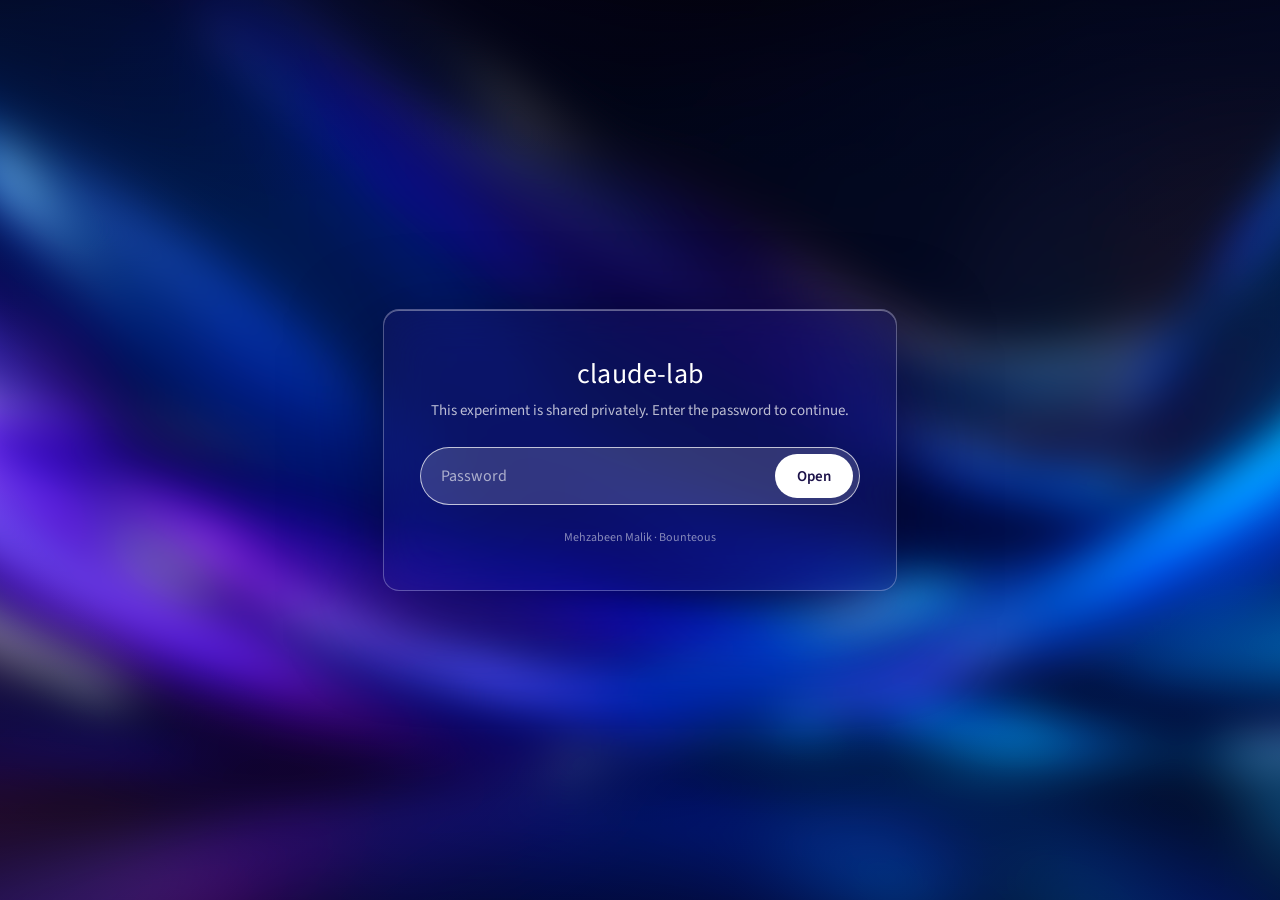
<file: index.html>
<!DOCTYPE html>
<html lang="en">
<head>
<script src="gate.js"></script>
<meta charset="utf-8">
<meta name="viewport" content="width=device-width, initial-scale=1">
<title>claude-lab — experiments</title>
<link href="https://fonts.googleapis.com/css2?family=Source+Sans+3:wght@400;600&display=swap" rel="stylesheet">
<style>
  body { margin: 0; min-height: 100vh; display: grid; place-items: center; font-family: "Source Sans 3", sans-serif; background: #f7f5fb; color: #160f41; }
  main { width: min(720px, calc(100% - 32px)); padding: 48px 32px; background: #fff; border-radius: 24px; box-shadow: 0 10px 40px rgba(78,45,130,.08); }
  h1 { margin: 0 0 8px; font-weight: 400; font-size: 32px; color: #4e2d82; }
  p { margin: 0 0 28px; opacity: .72; }
  a.card { display: flex; justify-content: space-between; align-items: center; gap: 16px; padding: 20px 24px; margin-bottom: 12px; border-radius: 16px; border: .5px solid #d0c1e9; color: #4e2d82; text-decoration: none; font-size: 20px; }
  a.card:hover { background: #f7f5fb; }
  a.card small { font-size: 14px; color: #622fb4; text-align: right; }
</style>
</head>
<body>
<main>
  <h1>claude-lab</h1>
  <p>Experiments and prototypes. Each one is password-gated.</p>
  <a class="card" href="athena-cro-prototype/">athenahealth — Homepage CRO prototype <small>Option 3 · Conversational experience</small></a>
</main>
</body>
</html>
</file>
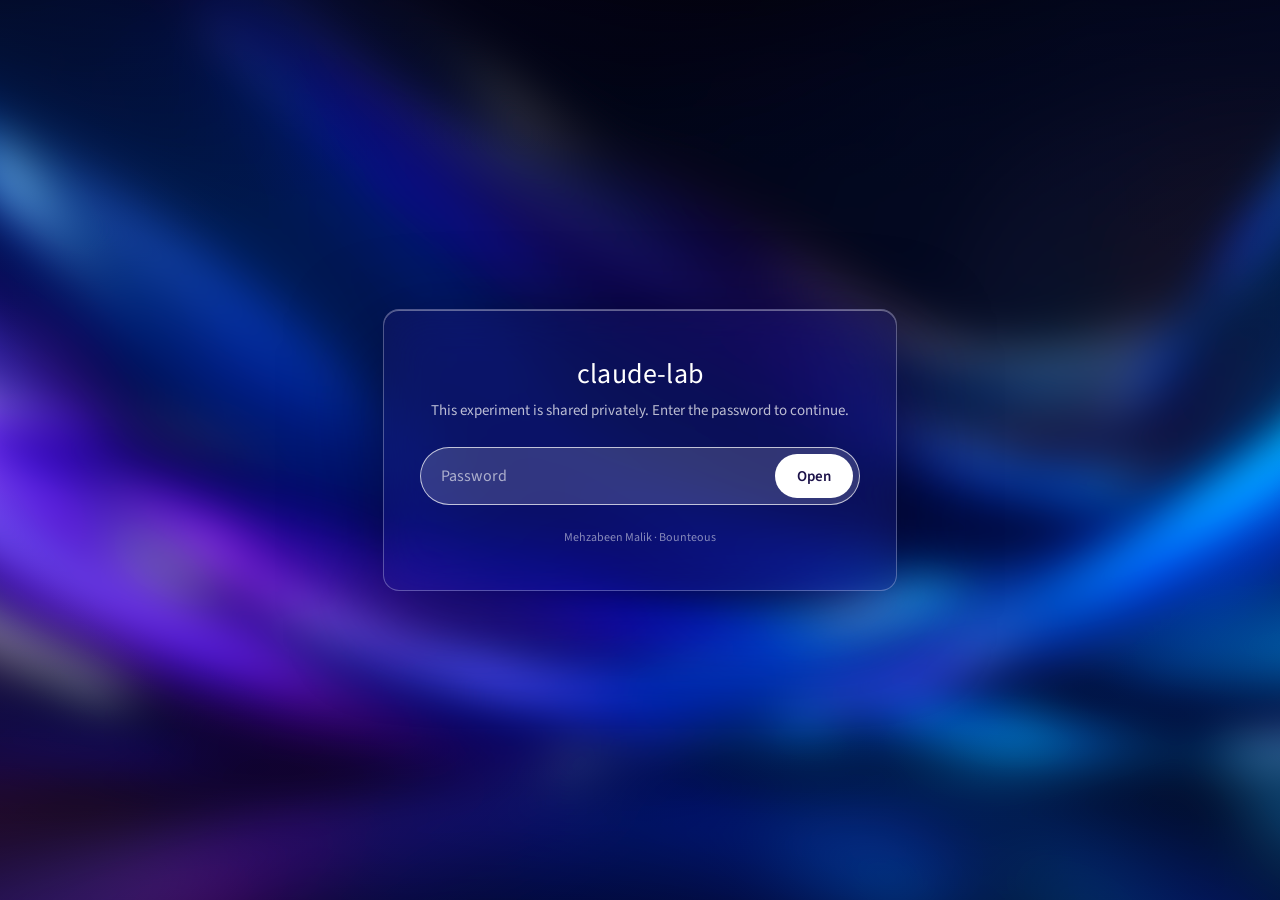
<file: athena-cro-prototype/index.html>
<!DOCTYPE html>
<html lang="en">
<head>
<script src="../gate.js"></script>
<meta charset="utf-8">
<meta name="viewport" content="width=device-width, initial-scale=1">
<title>athenahealth — Homepage CRO prototype</title>
<link href="https://fonts.googleapis.com/css2?family=Source+Sans+3:wght@400;600&display=swap" rel="stylesheet">
<style>
  body { margin: 0; min-height: 100vh; display: grid; place-items: center; font-family: "Source Sans 3", sans-serif; background: #f7f5fb; color: #160f41; }
  main { width: min(720px, calc(100% - 32px)); padding: 48px 32px; background: #fff; border-radius: 24px; box-shadow: 0 10px 40px rgba(78,45,130,.08); }
  h1 { margin: 0 0 8px; font-weight: 400; font-size: 32px; color: #4e2d82; }
  p { margin: 0 0 28px; opacity: .72; }
  a.card { display: flex; justify-content: space-between; align-items: center; padding: 20px 24px; margin-bottom: 12px; border-radius: 16px; border: .5px solid #d0c1e9; color: #4e2d82; text-decoration: none; font-size: 20px; }
  a.card:hover { background: #f7f5fb; }
  a.card small { font-size: 14px; color: #622fb4; }
</style>
</head>
<body>
<main>
  <h1>Homepage CRO test designs</h1>
  <p>Option 3 — Conversational experience. Built from the Figma references; mesh gradients render with Figma's shader.</p>
  <a class="card" href="v2.html">V2 — Full homepage <small>node 740:11235</small></a>
  <a class="card" href="v3.html">V3 — Hero <small>node 740:9090</small></a>
  <a class="card" href="v3-panel.html">V3 — Hero + content panel <small>node 740:9178</small></a>
</main>
</body>
</html>
</file>
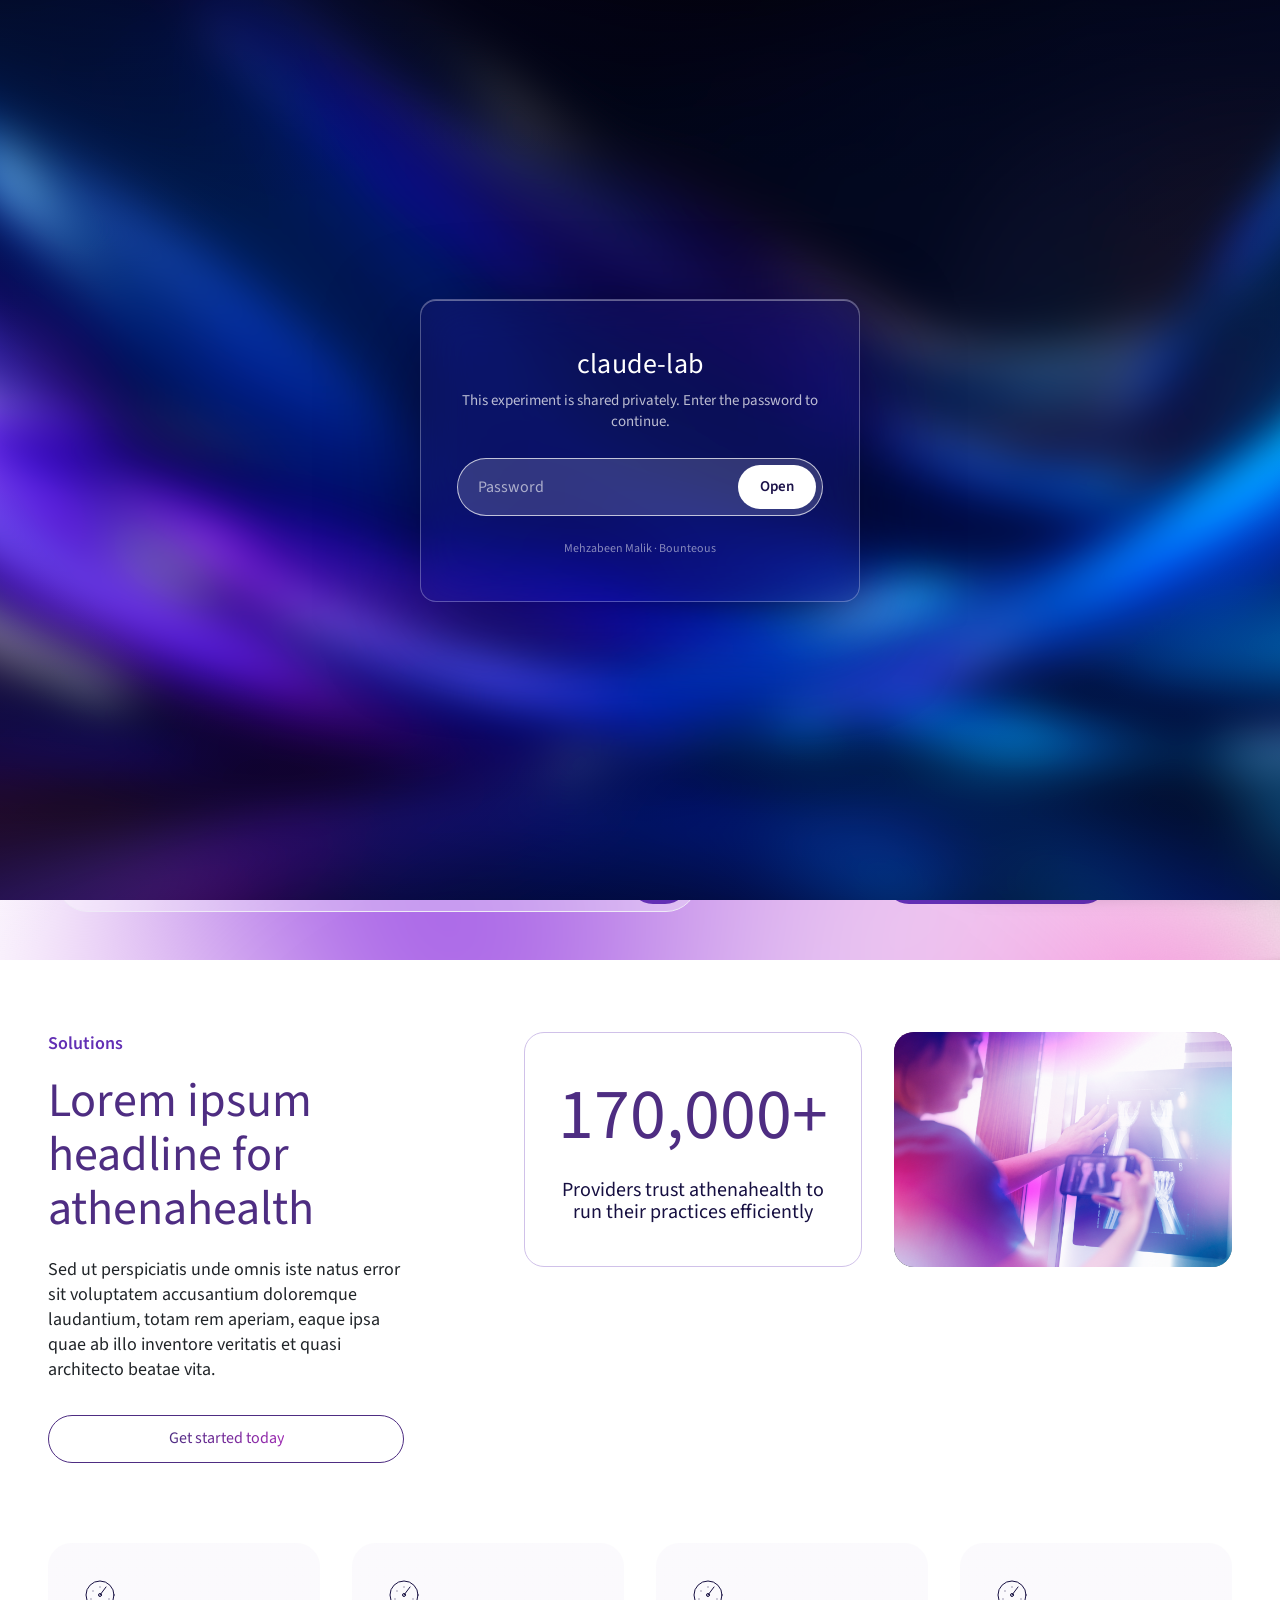
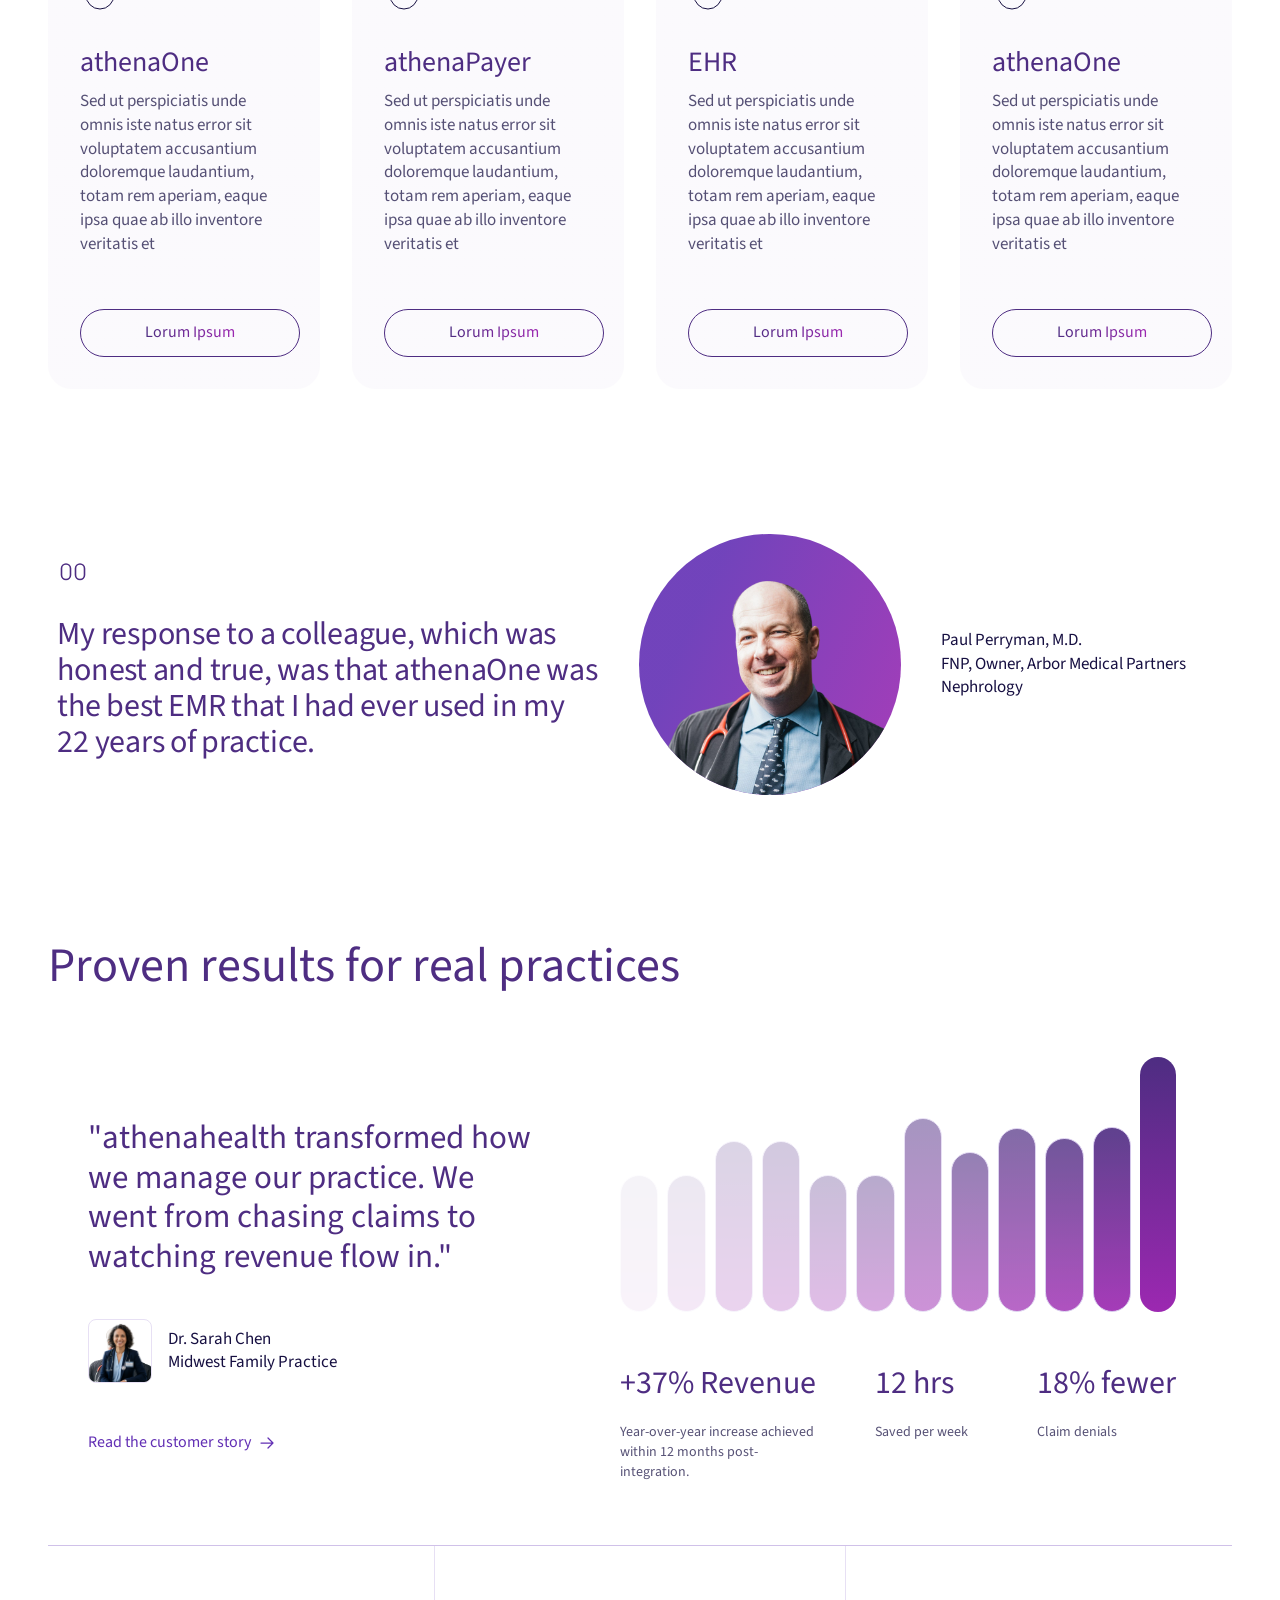
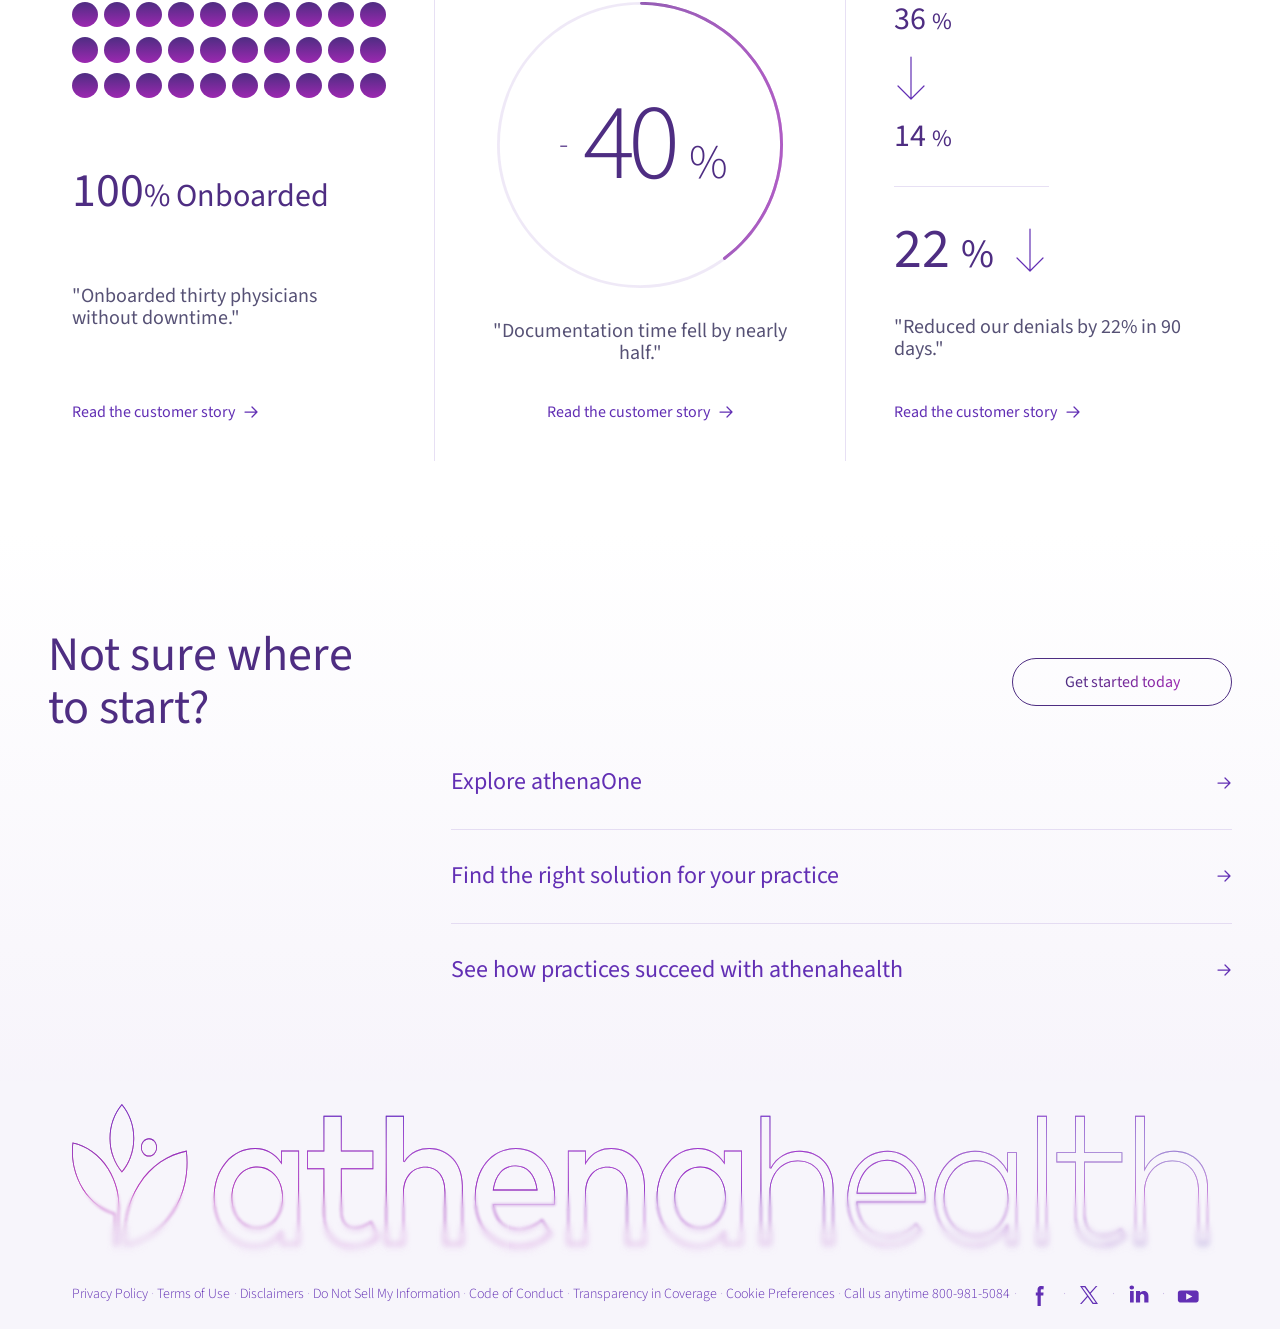
<file: athena-cro-prototype/v2.html>
<!DOCTYPE html>
<html lang="en">
<head>
<script src="../gate.js"></script>
<meta charset="utf-8">
<meta name="viewport" content="width=device-width, initial-scale=1">
<title>athenahealth — Option 3 · Conversational experience · V2</title>
<link rel="preconnect" href="https://fonts.googleapis.com">
<link rel="preconnect" href="https://fonts.gstatic.com" crossorigin>
<link href="https://fonts.googleapis.com/css2?family=Source+Sans+3:wght@300;400;600;700&display=swap" rel="stylesheet">
<link rel="stylesheet" href="styles.css">
<link rel="stylesheet" href="responsive.css">
<script type="module" src="mesh-gradient.js"></script>
<script type="module" src="prototype.js"></script>
</head>
<body>
<div class="page" data-figma-node="740:11235">

  <!-- ============ HERO (740:11236 "V2- General") ============ -->
  <section class="hero hero--v2">
    <div class="hero-img" data-figma-node="740:11237">
      <img src="assets/hero-img.png" alt="">
    </div>

    <header class="nav" data-figma-node="740:11238">
      <div class="nav-utility">
        <a class="logo" href="#" aria-label="athenahealth">
          <span class="wordmark"><img src="assets/wordmark.svg" alt=""></span>
          <span class="leaf"><img src="assets/leaf.svg" alt=""></span>
        </a>
        <div class="logins">
          <a class="link-arrow" href="#">Patient Login <span class="ic"><svg viewBox="0 0 16 16" fill="none" stroke="currentColor" stroke-width="1.25" stroke-linecap="round" stroke-linejoin="round"><path d="M2.5 5.5l5.5 5.5 5.5-5.5"/></svg></span></a>
          <a class="link-arrow" href="#">athenaOne Login</a>
        </div>
      </div>
      <div class="nav-bar-wrap">
        <nav class="nav-bar">
          <div class="nav-links" id="nav-links">
            <a class="nav-link" href="#">Solutions</a>
            <a class="nav-link" href="#">Who We Serve</a>
            <a class="nav-link" href="#">Why Choose Us</a>
            <a class="nav-link" href="#">Resources</a>
            <a class="nav-link" href="#">athenaInstitute</a>
            <a class="nav-link" href="#">About Us</a>
          </div>
          <button class="nav-menu-btn" type="button" aria-label="Menu" aria-expanded="false" aria-controls="nav-links"><svg viewBox="0 0 20 20" fill="none" stroke="currentColor" stroke-width="1.5" stroke-linecap="round"><path class="bars-ic" d="M3 5h14M3 10h14M3 15h14"/><path class="x-ic" d="M5 5l10 10M15 5L5 15" style="display:none"/></svg></button>
            <div class="nav-cta">
            <button class="search-pill" type="button" aria-label="Search"><span class="ic"><svg viewBox="0 0 16 16" fill="none" stroke="currentColor" stroke-width="1.5" stroke-linecap="round"><circle cx="7" cy="7" r="5"/><path d="M11 11l3.5 3.5"/></svg></span><span class="search-label">Search</span></button>
            <a class="btn-primary" href="#">Request a Demo</a>
          </div>
        </nav>
      </div>
    </header>

    <!-- Mesh-gradient blob: Ellipse 54 (740:11274) -->
    <div class="blob" data-figma-node="740:11274">
      <div class="blob-inner">
        <div class="mesh" data-mesh="A" data-mask="assets/ellipse54-v2-sharp.svg" style="opacity:.9"></div>
        <div class="mesh overlay" data-mesh="B" data-mask="assets/ellipse54-v2-sharp.svg"></div>
        <img class="blob-shape" src="assets/ellipse54-v2.svg" alt="">
      </div>
    </div>

    <form class="ask" data-figma-node="740:11275" autocomplete="off">
      <div class="ask-left">
        <span class="ic"><svg viewBox="0 0 16 16" fill="currentColor"><path d="M6 1l1.4 3.6L11 6 7.4 7.4 6 11 4.6 7.4 1 6l3.6-1.4L6 1z"/><path d="M12 8l.9 2.1L15 11l-2.1.9L12 14l-.9-2.1L9 11l2.1-.9L12 8z"/><path d="M12 1l.6 1.4L14 3l-1.4.6L12 5l-.6-1.4L10 3l1.4-.6L12 1z"/></svg></span>
        <input type="text" name="q" aria-label="Ask a question" placeholder='Ask a question, like "How does athenaOne pricing work?"...'>
      </div>
      <button class="ask-send" type="submit" aria-label="Send"><span class="ic"><svg viewBox="0 0 16 16" fill="none" stroke="currentColor" stroke-width="1.5" stroke-linecap="round" stroke-linejoin="round"><path d="M8 14V2M3 7l5-5 5 5"/></svg></span></button>
    </form>

    <div class="hero-copy" data-figma-node="740:11283">
      <div class="text">
        <h1>How can we help you cure complexity?</h1>
        <p class="sub">Patient, provider, or just exploring, type your question
and we'll point you the right way.</p>
      </div>
      <div class="chips">
        <button class="chip" type="button">Pay a Bill</button>
        <button class="chip" type="button">Explore Healthcare Solutions</button>
        <button class="chip" type="button">Legacy On-Premise EHR</button>
      </div>
    </div>

    <a class="btn-primary hero-cta" href="#" data-figma-node="740:11291">Schedule a Product Demo</a>
  </section>

  <!-- ============ SOLUTIONS (740:11292) ============ -->
  <section class="sec-solutions" data-figma-node="740:11292">
    <div class="sol-top">
      <div class="sol-copy">
        <div class="text">
          <p class="kicker">Solutions</p>
          <h2 class="h2">Lorem ipsum headline for athenahealth</h2>
          <p class="body-18">Sed ut perspiciatis unde omnis iste natus error sit voluptatem accusantium doloremque laudantium, totam rem aperiam, eaque ipsa quae ab illo inventore veritatis et quasi architecto beatae vita.</p>
        </div>
        <a class="btn-outline" href="#"><span>Get started today</span></a>
      </div>
      <div class="sol-stats">
        <div class="stat-card">
          <div class="inner">
            <p class="stat-num">170,000+</p>
            <p class="stat-cap">Providers trust athenahealth to run their practices efficiently</p>
          </div>
        </div>
        <div class="photo-card" data-figma-node="740:11308">
          <img src="assets/stat-photo.png" alt="">
          <div class="mesh" data-mesh="B256"></div>
        </div>
      </div>
    </div>

    <div class="card-group" data-figma-node="740:11312">
      <article class="card">
        <div class="card-visual"><svg viewBox="0 0 32 32" fill="none" stroke="currentColor" stroke-width="1" stroke-linecap="round"><circle cx="16" cy="16" r="14"/><path d="M16 16l6-8"/><circle cx="16" cy="16" r="1.5"/><path d="M7 20h.01M9 12h.01M16 8h.01M25 20h.01"/></svg></div>
        <div class="card-text">
          <h3 class="card-title">athenaOne</h3>
          <p class="card-body">Sed ut perspiciatis unde omnis iste natus error sit voluptatem accusantium doloremque laudantium, totam rem aperiam, eaque ipsa quae ab illo inventore veritatis et </p>
        </div>
        <a class="btn-outline" href="#"><span>Lorum Ipsum</span></a>
      </article>
      <article class="card">
        <div class="card-visual"><svg viewBox="0 0 32 32" fill="none" stroke="currentColor" stroke-width="1" stroke-linecap="round"><circle cx="16" cy="16" r="14"/><path d="M16 16l6-8"/><circle cx="16" cy="16" r="1.5"/><path d="M7 20h.01M9 12h.01M16 8h.01M25 20h.01"/></svg></div>
        <div class="card-text">
          <h3 class="card-title">athenaPayer</h3>
          <p class="card-body">Sed ut perspiciatis unde omnis iste natus error sit voluptatem accusantium doloremque laudantium, totam rem aperiam, eaque ipsa quae ab illo inventore veritatis et </p>
        </div>
        <a class="btn-outline" href="#"><span>Lorum Ipsum</span></a>
      </article>
      <article class="card">
        <div class="card-visual"><svg viewBox="0 0 32 32" fill="none" stroke="currentColor" stroke-width="1" stroke-linecap="round"><circle cx="16" cy="16" r="14"/><path d="M16 16l6-8"/><circle cx="16" cy="16" r="1.5"/><path d="M7 20h.01M9 12h.01M16 8h.01M25 20h.01"/></svg></div>
        <div class="card-text">
          <h3 class="card-title">EHR</h3>
          <p class="card-body">Sed ut perspiciatis unde omnis iste natus error sit voluptatem accusantium doloremque laudantium, totam rem aperiam, eaque ipsa quae ab illo inventore veritatis et </p>
        </div>
        <a class="btn-outline" href="#"><span>Lorum Ipsum</span></a>
      </article>
      <article class="card">
        <div class="card-visual"><svg viewBox="0 0 32 32" fill="none" stroke="currentColor" stroke-width="1" stroke-linecap="round"><circle cx="16" cy="16" r="14"/><path d="M16 16l6-8"/><circle cx="16" cy="16" r="1.5"/><path d="M7 20h.01M9 12h.01M16 8h.01M25 20h.01"/></svg></div>
        <div class="card-text">
          <h3 class="card-title">athenaOne</h3>
          <p class="card-body">Sed ut perspiciatis unde omnis iste natus error sit voluptatem accusantium doloremque laudantium, totam rem aperiam, eaque ipsa quae ab illo inventore veritatis et </p>
        </div>
        <a class="btn-outline" href="#"><span>Lorum Ipsum</span></a>
      </article>
    </div>
  </section>

  <!-- ============ TESTIMONIAL (740:11369) ============ -->
  <section class="sec-quote" data-figma-node="740:11369">
    <div class="quote-col">
      <div class="quote-mark"><svg viewBox="0 0 40 40" fill="none" stroke="currentColor" stroke-width="1.6"><path d="M9 4c-2.5 0-4.5 2-4.5 4.5v6.5c0 2.5 2 4.5 4.5 4.5s4.5-2 4.5-4.5V8.5C13.5 6 11.5 4 9 4zM23 4c-2.5 0-4.5 2-4.5 4.5v6.5c0 2.5 2 4.5 4.5 4.5s4.5-2 4.5-4.5V8.5C27.5 6 25.5 4 23 4z"/></svg></div>
      <p class="quote-text">My response to a colleague, which was honest and true, was that athenaOne was the best EMR that I had ever used in my 22 years of practice.</p>
    </div>
    <div class="quote-photo" data-figma-node="740:11387"><img src="assets/testimonial-photo.png" alt=""></div>
    <div class="quote-by">Paul Perryman, M.D.
FNP, Owner, Arbor Medical Partners
Nephrology </div>
  </section>

  <!-- ============ PROVEN RESULTS (740:11392) ============ -->
  <section class="sec-results" data-figma-node="740:11392">
    <h2 class="h2">Proven results for real practices</h2>
    <div class="results-wrap">
      <div class="results-top">
        <div class="rq">
          <p class="rq-text">"athenahealth transformed how we manage our practice. We went from chasing claims to watching revenue flow in."</p>
          <div class="rq-author">
            <div class="avatar">
              <img class="ph" src="assets/testimonial-photo.png" alt="">
              <img class="ov" src="assets/avatar-overlay.png" alt="">
            </div>
            <p class="rq-name">Dr. Sarah Chen<br>Midwest Family Practice</p>
          </div>
          <a class="link-arrow" href="#">Read the customer story <span class="ic"><svg viewBox="0 0 16 16" fill="none" stroke="currentColor" stroke-width="1.25" stroke-linecap="round" stroke-linejoin="round"><path d="M2 8h12M9 3l5 5-5 5"/></svg></span></a>
        </div>
        <div class="rchart">
          <div class="bars" aria-hidden="true">
            <div class="bar" style="height:137.059px;opacity:.05"></div>
            <div class="bar" style="height:137.059px;opacity:.10"></div>
            <div class="bar" style="height:171.006px;opacity:.20"></div>
            <div class="bar" style="height:171.006px;opacity:.25"></div>
            <div class="bar" style="height:137.059px;opacity:.30"></div>
            <div class="bar" style="height:137.059px;opacity:.40"></div>
            <div class="bar" style="height:194.476px;opacity:.50"></div>
            <div class="bar" style="height:160.211px;opacity:.60"></div>
            <div class="bar" style="height:184.289px;opacity:.70"></div>
            <div class="bar" style="height:174.301px;opacity:.80"></div>
            <div class="bar" style="height:185.098px;opacity:.90"></div>
            <div class="bar solid" style="height:255.333px"></div>
          </div>
          <div class="rstats">
            <div class="rstat" style="width:204px"><p class="rstat-num">+37% Revenue</p><p class="rstat-cap">Year-over-year increase achieved within 12 months post-integration.</p></div>
            <div class="rstat" style="width:111px"><p class="rstat-num">12 hrs</p><p class="rstat-cap">Saved per week</p></div>
            <div class="rstat"><p class="rstat-num">18% fewer</p><p class="rstat-cap">Claim denials</p></div>
          </div>
        </div>
      </div>

      <div class="hr" role="presentation"></div>

      <div class="results-bottom">
        <div class="rcol">
          <div class="dots" id="dots" aria-hidden="true"></div>
          <p class="pct-100"><span class="big">100</span><span class="mid">% Onboarded</span></p>
          <p class="rcol-quote">"Onboarded thirty physicians without downtime."</p>
          <a class="link-arrow" href="#">Read the customer story <span class="ic"><svg viewBox="0 0 16 16" fill="none" stroke="currentColor" stroke-width="1.25" stroke-linecap="round" stroke-linejoin="round"><path d="M2 8h12M9 3l5 5-5 5"/></svg></span></a>
        </div>
        <div class="vr" role="presentation"></div>
        <div class="rcol center">
          <div class="ring" aria-label="40% reduction">
            <div class="arc"><img src="assets/ellipse229.svg" alt=""></div>
            <img class="track" src="assets/ellipse230.svg" alt="">
            <p class="val"><span class="n">40 </span><span class="p">%</span></p>
            <p class="minus">-</p>
          </div>
          <p class="rcol-quote">"Documentation time fell by nearly half."</p>
          <a class="link-arrow" href="#">Read the customer story <span class="ic"><svg viewBox="0 0 16 16" fill="none" stroke="currentColor" stroke-width="1.25" stroke-linecap="round" stroke-linejoin="round"><path d="M2 8h12M9 3l5 5-5 5"/></svg></span></a>
        </div>
        <div class="vr" role="presentation"></div>
        <div class="rcol">
          <div class="rdelta">
            <div class="rdelta-stack">
              <p class="pct"><span class="n32">36 </span><span class="n24">%</span></p>
              <span class="arrow-dn"><svg viewBox="0 0 34 50" fill="none" stroke="currentColor" stroke-width="1.2" stroke-linecap="round" stroke-linejoin="round"><path d="M17 4v42M4 33l13 13 13-13"/></svg></span>
              <p class="pct"><span class="n32">14 </span><span class="n24">%</span></p>
            </div>
            <div class="rdelta-line"></div>
            <div class="rdelta-row">
              <p class="pct"><span class="n56">22 </span><span class="n40">%</span></p>
              <span class="arrow-dn"><svg viewBox="0 0 34 50" fill="none" stroke="currentColor" stroke-width="1.2" stroke-linecap="round" stroke-linejoin="round"><path d="M17 4v42M4 33l13 13 13-13"/></svg></span>
            </div>
          </div>
          <p class="rcol-quote">"Reduced our denials by 22% in 90 days."</p>
          <a class="link-arrow" href="#">Read the customer story <span class="ic"><svg viewBox="0 0 16 16" fill="none" stroke="currentColor" stroke-width="1.25" stroke-linecap="round" stroke-linejoin="round"><path d="M2 8h12M9 3l5 5-5 5"/></svg></span></a>
        </div>
      </div>
    </div>
  </section>

  <!-- ============ PREFOOTER (740:11562) ============ -->
  <section class="sec-prefooter" data-figma-node="740:11562">
    <div class="pre-head">
      <h2 class="h2">Not sure where to start?</h2>
      <a class="btn-outline" href="#"><span>Get started today</span></a>
    </div>
    <div class="pre-links">
      <a class="pre-link" href="#">Explore athenaOne <span class="ic"><svg viewBox="0 0 16 16" fill="none" stroke="currentColor" stroke-width="1.25" stroke-linecap="round" stroke-linejoin="round"><path d="M2 8h12M9 3l5 5-5 5"/></svg></span></a>
      <div class="pre-sep"></div>
      <a class="pre-link" href="#">Find the right solution for your practice <span class="ic"><svg viewBox="0 0 16 16" fill="none" stroke="currentColor" stroke-width="1.25" stroke-linecap="round" stroke-linejoin="round"><path d="M2 8h12M9 3l5 5-5 5"/></svg></span></a>
      <div class="pre-sep"></div>
      <a class="pre-link" href="#">See how practices succeed with athenahealth <span class="ic"><svg viewBox="0 0 16 16" fill="none" stroke="currentColor" stroke-width="1.25" stroke-linecap="round" stroke-linejoin="round"><path d="M2 8h12M9 3l5 5-5 5"/></svg></span></a>
    </div>
  </section>

  <!-- ============ FOOTER (740:11578) ============ -->
  <footer class="footer" data-figma-node="740:11578">
    <div class="footer-logo" data-figma-node="740:11579">
      <div class="fl-layer" style="--b:0px;--m0:0%;--m1:0%;--m2:58%;--m3:68%">
        <img src="assets/footer-logo.svg" alt="">
        <div class="mesh hardlight" data-mesh="B" data-mask="assets/footer-logo.svg" style="opacity:.5"></div>
      </div>
      <div class="fl-layer" style="--b:1.5px;--m0:58%;--m1:68%;--m2:74%;--m3:82%">
        <img src="assets/footer-logo.svg" alt="">
        <div class="mesh hardlight" data-mesh="B" data-mask="assets/footer-logo.svg" style="opacity:.5"></div>
      </div>
      <div class="fl-layer" style="--b:3px;--m0:74%;--m1:82%;--m2:88%;--m3:94%">
        <img src="assets/footer-logo.svg" alt="">
        <div class="mesh hardlight" data-mesh="B" data-mask="assets/footer-logo.svg" style="opacity:.5"></div>
      </div>
      <div class="fl-layer" style="--b:5px;--m0:88%;--m1:94%;--m2:100%;--m3:100%">
        <img src="assets/footer-logo.svg" alt="">
        <div class="mesh hardlight" data-mesh="B" data-mask="assets/footer-logo.svg" style="opacity:.5"></div>
      </div>
    </div>
    <div class="legal">
      <a href="#">Privacy Policy</a><span class="dot">·</span>
      <a href="#">Terms of Use</a><span class="dot">·</span>
      <a href="#">Disclaimers</a><span class="dot">·</span>
      <a href="#">Do Not Sell My Information</a><span class="dot">·</span>
      <a href="#"> Code of Conduct</a><span class="dot">·</span>
      <a href="#">Transparency in Coverage</a><span class="dot">·</span>
      <a href="#">Cookie Preferences</a><span class="dot">·</span>
      <a href="tel:8009815084"> Call us anytime 800-981-5084</a><span class="dot">·</span>
      <a class="social" href="#" aria-label="Facebook"><img src="assets/social-1.svg" alt=""></a><span class="dot">·</span>
      <a class="social" href="#" aria-label="X"><img class="x" src="assets/social-x.svg" alt=""></a><span class="dot">·</span>
      <a class="social" href="#" aria-label="LinkedIn"><img src="assets/social-3.svg" alt=""></a><span class="dot">·</span>
      <a class="social" href="#" aria-label="YouTube"><img src="assets/social-4.svg" alt=""></a>
    </div>
  </footer>
</div>

<nav class="switcher" aria-label="Prototype variants">
  <a href="v2.html" aria-current="page">V2 · Full page</a>
  <a href="v3.html">V3 · Hero</a>
  <a href="v3-panel.html">V3 · Hero + panel</a>
</nav>
</body>
</html>
</file>
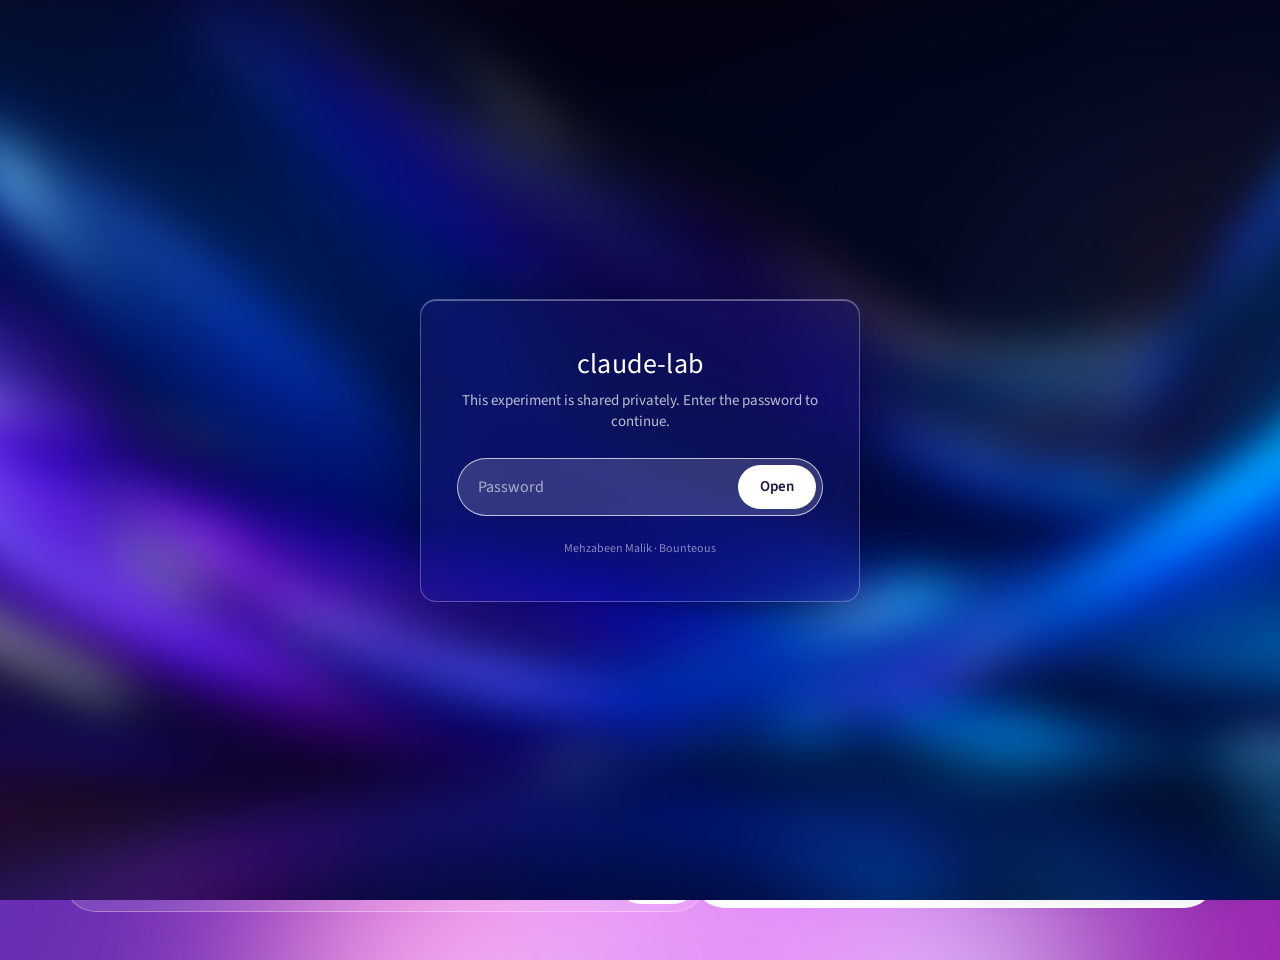
<file: athena-cro-prototype/v3-panel.html>
<!DOCTYPE html>
<html lang="en">
<head>
<script src="../gate.js"></script>
<meta charset="utf-8">
<meta name="viewport" content="width=device-width, initial-scale=1">
<title>athenahealth — Option 3 · Conversational experience · V3 (hero + panel)</title>
<link rel="preconnect" href="https://fonts.googleapis.com">
<link rel="preconnect" href="https://fonts.gstatic.com" crossorigin>
<link href="https://fonts.googleapis.com/css2?family=Source+Sans+3:wght@300;400;600;700&display=swap" rel="stylesheet">
<link rel="stylesheet" href="styles.css">
<link rel="stylesheet" href="responsive.css">
<script type="module" src="mesh-gradient.js"></script>
<script type="module" src="prototype.js"></script>
</head>
<body>
<div class="page" data-figma-node="740:9178">

  <section class="hero hero--v3" data-figma-node="740:9179">

    <!-- Mesh-gradient blob: Ellipse 54 (740:9197) -->
    <div class="blob" data-figma-node="740:9197">
      <div class="blob-rot">
        <div class="blob-inner">
          <div class="mesh" data-mesh="A" data-mask="assets/ellipse54-v3-sharp.svg" style="opacity:.9"></div>
          <div class="mesh overlay" data-mesh="B" data-mask="assets/ellipse54-v3-sharp.svg"></div>
          <img class="blob-shape" src="assets/ellipse54-v3.svg" alt="">
        </div>
      </div>
    </div>

    <div class="hero-copy" data-figma-node="740:9198">
      <div class="text">
        <p class="eyebrow">LET’S FIND YOUR PATH</p>
        <h1><span class="wave">👋</span><span class="sp"> </span>How can we help you cure complexity?</h1>
      </div>
      <div class="chips">
        <button class="chip" type="button">How does billing work?</button>
        <button class="chip" type="button">Explore healthcare solutions</button>
        <button class="chip" type="button" style="white-space:pre">Maximize  efficiency</button>
      </div>
    </div>

    <form class="ask" data-figma-node="740:9206" autocomplete="off">
      <div class="ask-left">
        <span class="ic"><svg viewBox="0 0 16 16" fill="currentColor"><path d="M6 1l1.4 3.6L11 6 7.4 7.4 6 11 4.6 7.4 1 6l3.6-1.4L6 1z"/><path d="M12 8l.9 2.1L15 11l-2.1.9L12 14l-.9-2.1L9 11l2.1-.9L12 8z"/><path d="M12 1l.6 1.4L14 3l-1.4.6L12 5l-.6-1.4L10 3l1.4-.6L12 1z"/></svg></span>
        <input type="text" name="q" aria-label="Ask a question" placeholder='Ask a question, like "How does athenaOne pricing work?"'>
      </div>
      <button class="ask-send" type="submit" aria-label="Send"><span class="ic"><svg viewBox="0 0 16 16" fill="none" stroke="currentColor" stroke-width="1.25" stroke-linejoin="round"><path d="M14.5 1.5L1.5 7l5 2 2 5 6-12.5z"/><path d="M6.5 9l8-7.5"/></svg></span></button>
    </form>

    <!-- PANEL-START -->
    <aside class="panel" data-figma-node="740:9214">
      <p class="panel-title">See what athenaOne can do for you</p>
      <div class="panel-cards">
        <div class="panel-list">
          <article class="pcard">
            <div class="pcard-img"><img src="assets/card-img-1.png" alt="" style="width:232px;height:155px;left:-13px;top:-5px"></div>
            <div class="pcard-copy">
              <div class="pcard-text">
                <p class="pcard-cat">Medical Billing</p>
                <h3 class="pcard-title">Moving Beyond Basic Data Exchange to Deliver on the Promise of Interoperability</h3>
              </div>
              <a class="pcard-link" href="#">View EHR <span class="ic"><svg viewBox="0 0 16 16" fill="none" stroke="currentColor" stroke-width="1.5" stroke-linecap="round" stroke-linejoin="round"><path d="M2 8h12M9 3l5 5-5 5"/></svg></span></a>
            </div>
          </article>
          <article class="pcard">
            <div class="pcard-img"><img src="assets/card-img-2.png" alt="" style="width:288px;height:192px;left:-54px;top:-32px"></div>
            <div class="pcard-copy">
              <div class="pcard-text">
                <p class="pcard-cat alt">Interoperability</p>
                <h3 class="pcard-title">The crucial role of interoperability in driving value-based care </h3>
              </div>
              <a class="pcard-link" href="#">View EHR <span class="ic"><svg viewBox="0 0 16 16" fill="none" stroke="currentColor" stroke-width="1.5" stroke-linecap="round" stroke-linejoin="round"><path d="M2 8h12M9 3l5 5-5 5"/></svg></span></a>
            </div>
          </article>
          <article class="pcard">
            <div class="pcard-img"><img src="assets/card-img-3.png" alt="" style="width:215px;height:144px;left:-18px;top:0"></div>
            <div class="pcard-copy">
              <div class="pcard-text">
                <p class="pcard-cat purple">Interoperability</p>
                <h3 class="pcard-title indigo">Moving Beyond Basic Data Exchange to Deliver on the Promise of Interoperability</h3>
              </div>
              <a class="pcard-link" href="#">Read More <span class="ic"><svg viewBox="0 0 16 16" fill="none" stroke="currentColor" stroke-width="1.5" stroke-linecap="round" stroke-linejoin="round"><path d="M2 8h12M9 3l5 5-5 5"/></svg></span></a>
            </div>
          </article>
        </div>
        <div class="pager" role="tablist" aria-label="Cards">
          <button type="button" aria-current="true" aria-label="Page 1"></button>
          <button type="button" aria-current="false" aria-label="Page 2"></button>
          <button type="button" aria-current="false" aria-label="Page 3"></button>
        </div>
      </div>
      <a class="btn-primary" href="#">Request a Demo</a>
    </aside>
    <!-- PANEL-END -->
  </section>

  <header class="nav nav--v3" data-figma-node="740:9248">
    <div class="nav-utility">
      <a class="logo" href="#" aria-label="athenahealth">
        <span class="wordmark"><img src="assets/wordmark-white.svg" alt=""></span>
        <span class="leaf"><img src="assets/leaf-v3.svg" alt=""></span>
      </a>
      <div class="logins">
        <a class="link-arrow" href="#">Patient Login <span class="ic"><svg viewBox="0 0 16 16" fill="none" stroke="currentColor" stroke-width="1.25" stroke-linecap="round" stroke-linejoin="round"><path d="M2.5 5.5l5.5 5.5 5.5-5.5"/></svg></span></a>
        <a class="link-arrow" href="#">athenaOne Login</a>
      </div>
    </div>
    <div class="nav-bar-wrap">
      <nav class="nav-bar">
        <div class="nav-links" id="nav-links">
          <a class="nav-link" href="#">Solutions</a>
          <a class="nav-link" href="#">Who We Serve</a>
          <a class="nav-link" href="#">Why Choose Us</a>
          <a class="nav-link" href="#">Resources</a>
          <a class="nav-link" href="#">athenaInstitute</a>
          <a class="nav-link" href="#">About Us</a>
        </div>
        <button class="nav-menu-btn" type="button" aria-label="Menu" aria-expanded="false" aria-controls="nav-links"><svg viewBox="0 0 20 20" fill="none" stroke="currentColor" stroke-width="1.5" stroke-linecap="round"><path class="bars-ic" d="M3 5h14M3 10h14M3 15h14"/><path class="x-ic" d="M5 5l10 10M15 5L5 15" style="display:none"/></svg></button>
            <div class="nav-cta">
          <button class="search-pill" type="button" aria-label="Search"><span class="ic"><svg viewBox="0 0 16 16" fill="none" stroke="currentColor" stroke-width="1.5" stroke-linecap="round"><circle cx="7" cy="7" r="5"/><path d="M11 11l3.5 3.5"/></svg></span><span class="search-label">Search</span></button>
          <a class="btn-primary" href="#">Request a Demo</a>
        </div>
      </nav>
    </div>
  </header>
</div>

<nav class="switcher" aria-label="Prototype variants">
  <a href="v2.html">V2 · Full page</a>
  <a href="v3.html">V3 · Hero</a>
  <a href="v3-panel.html" aria-current="page">V3 · Hero + panel</a>
</nav>
</body>
</html>
</file>
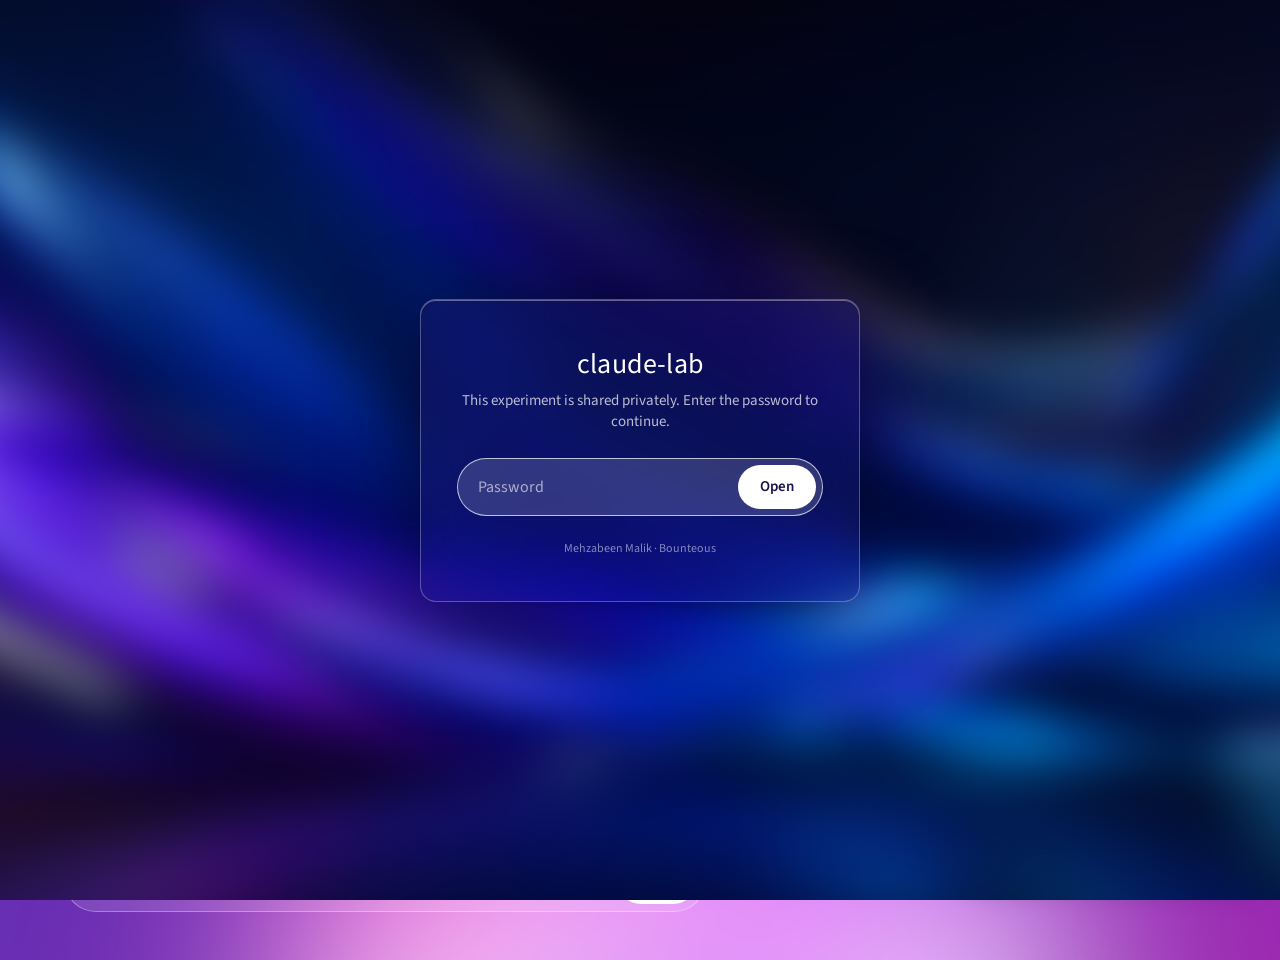
<file: athena-cro-prototype/v3.html>
<!DOCTYPE html>
<html lang="en">
<head>
<script src="../gate.js"></script>
<meta charset="utf-8">
<meta name="viewport" content="width=device-width, initial-scale=1">
<title>athenahealth — Option 3 · Conversational experience · V3 (hero)</title>
<link rel="preconnect" href="https://fonts.googleapis.com">
<link rel="preconnect" href="https://fonts.gstatic.com" crossorigin>
<link href="https://fonts.googleapis.com/css2?family=Source+Sans+3:wght@300;400;600;700&display=swap" rel="stylesheet">
<link rel="stylesheet" href="styles.css">
<link rel="stylesheet" href="responsive.css">
<script type="module" src="mesh-gradient.js"></script>
<script type="module" src="prototype.js"></script>
</head>
<body>
<div class="page" data-figma-node="740:9090">

  <section class="hero hero--v3" data-figma-node="740:9179">

    <!-- Mesh-gradient blob: Ellipse 54 (740:9197) -->
    <div class="blob" data-figma-node="740:9197">
      <div class="blob-rot">
        <div class="blob-inner">
          <div class="mesh" data-mesh="A" data-mask="assets/ellipse54-v3-sharp.svg" style="opacity:.9"></div>
          <div class="mesh overlay" data-mesh="B" data-mask="assets/ellipse54-v3-sharp.svg"></div>
          <img class="blob-shape" src="assets/ellipse54-v3.svg" alt="">
        </div>
      </div>
    </div>

    <div class="hero-copy" data-figma-node="740:9198">
      <div class="text">
        <p class="eyebrow">LET’S FIND YOUR PATH</p>
        <h1><span class="wave">👋</span><span class="sp"> </span>How can we help you cure complexity?</h1>
      </div>
      <div class="chips">
        <button class="chip" type="button">How does billing work?</button>
        <button class="chip" type="button">Explore healthcare solutions</button>
        <button class="chip" type="button" style="white-space:pre">Maximize  efficiency</button>
      </div>
    </div>

    <form class="ask" data-figma-node="740:9206" autocomplete="off">
      <div class="ask-left">
        <span class="ic"><svg viewBox="0 0 16 16" fill="currentColor"><path d="M6 1l1.4 3.6L11 6 7.4 7.4 6 11 4.6 7.4 1 6l3.6-1.4L6 1z"/><path d="M12 8l.9 2.1L15 11l-2.1.9L12 14l-.9-2.1L9 11l2.1-.9L12 8z"/><path d="M12 1l.6 1.4L14 3l-1.4.6L12 5l-.6-1.4L10 3l1.4-.6L12 1z"/></svg></span>
        <input type="text" name="q" aria-label="Ask a question" placeholder='Ask a question, like "How does athenaOne pricing work?"'>
      </div>
      <button class="ask-send" type="submit" aria-label="Send"><span class="ic"><svg viewBox="0 0 16 16" fill="none" stroke="currentColor" stroke-width="1.25" stroke-linejoin="round"><path d="M14.5 1.5L1.5 7l5 2 2 5 6-12.5z"/><path d="M6.5 9l8-7.5"/></svg></span></button>
    </form>

  </section>

  <header class="nav nav--v3" data-figma-node="740:9248">
    <div class="nav-utility">
      <a class="logo" href="#" aria-label="athenahealth">
        <span class="wordmark"><img src="assets/wordmark-white.svg" alt=""></span>
        <span class="leaf"><img src="assets/leaf-v3.svg" alt=""></span>
      </a>
      <div class="logins">
        <a class="link-arrow" href="#">Patient Login <span class="ic"><svg viewBox="0 0 16 16" fill="none" stroke="currentColor" stroke-width="1.25" stroke-linecap="round" stroke-linejoin="round"><path d="M2.5 5.5l5.5 5.5 5.5-5.5"/></svg></span></a>
        <a class="link-arrow" href="#">athenaOne Login</a>
      </div>
    </div>
    <div class="nav-bar-wrap">
      <nav class="nav-bar">
        <div class="nav-links" id="nav-links">
          <a class="nav-link" href="#">Solutions</a>
          <a class="nav-link" href="#">Who We Serve</a>
          <a class="nav-link" href="#">Why Choose Us</a>
          <a class="nav-link" href="#">Resources</a>
          <a class="nav-link" href="#">athenaInstitute</a>
          <a class="nav-link" href="#">About Us</a>
        </div>
        <button class="nav-menu-btn" type="button" aria-label="Menu" aria-expanded="false" aria-controls="nav-links"><svg viewBox="0 0 20 20" fill="none" stroke="currentColor" stroke-width="1.5" stroke-linecap="round"><path class="bars-ic" d="M3 5h14M3 10h14M3 15h14"/><path class="x-ic" d="M5 5l10 10M15 5L5 15" style="display:none"/></svg></button>
            <div class="nav-cta">
          <button class="search-pill" type="button" aria-label="Search"><span class="ic"><svg viewBox="0 0 16 16" fill="none" stroke="currentColor" stroke-width="1.5" stroke-linecap="round"><circle cx="7" cy="7" r="5"/><path d="M11 11l3.5 3.5"/></svg></span><span class="search-label">Search</span></button>
          <a class="btn-primary" href="#">Request a Demo</a>
        </div>
      </nav>
    </div>
  </header>
</div>

<nav class="switcher" aria-label="Prototype variants">
  <a href="v2.html">V2 · Full page</a>
  <a href="v3.html" aria-current="page">V3 · Hero</a>
  <a href="v3-panel.html">V3 · Hero + panel</a>
</nav>
</body>
</html>
</file>
<file: athena-cro-prototype/styles.css>
/* athenahealth — Homepage CRO test prototype
   Tokens taken from Figma: Homepage-CRO-Test-Designs (Option 3 — Conversational experience) */

:root {
  --white: #ffffff;
  --purple-int-100: #622fb4;
  --purple-100: #4e2d82;
  --purple-int-30: #d0c1e9;
  --purple-int-15: #e7e0f4;
  --purple-int-10: #efeaf7;
  --purple-int-5: #f7f5fb;
  --indigo-90: #1c1249;
  --indigo: #160f41;
  --dark-grey: #212529;
  --magenta: #9c28b1;
  --font: "Source Sans 3", "Source Sans Pro", "Helvetica Neue", Arial, sans-serif;
}

*, *::before, *::after { box-sizing: border-box; }
html, body { margin: 0; padding: 0; }
body {
  font-family: var(--font);
  font-weight: 400;
  color: var(--indigo);
  background: #e9e5f1;
  -webkit-font-smoothing: antialiased;
  overflow-x: auto;
}
p, h1, h2, h3 { margin: 0; font-weight: 400; }
a { color: inherit; text-decoration: none; }
button { font: inherit; color: inherit; background: none; border: 0; padding: 0; cursor: pointer; }
img { display: block; }
input { font: inherit; }

/* Fixed 1440 desktop canvas, as in the Figma frames */
.page {
  width: 100%;
  margin: 0 auto;
  background: var(--white);
  position: relative;
  isolation: isolate;
  box-shadow: 0 0 0 1px rgba(0,0,0,.04);
}

/* ---------- icons ---------- */
.ic { display: inline-block; width: 16px; height: 16px; flex: 0 0 auto; }
.ic svg { display: block; width: 100%; height: 100%; }

/* ---------- Buttons ---------- */
.btn-primary {
  display: inline-flex; align-items: center; justify-content: center; gap: 8px;
  height: 48px; min-width: 220px; padding: 10px 24px; border-radius: 30px;
  background: var(--purple-int-100); color: var(--white);
  font-size: 16px; font-weight: 600; line-height: 1.4; white-space: nowrap;
  transition: background .15s ease;
}
.btn-primary:hover { background: #5428a0; }
.btn-outline {
  display: inline-flex; align-items: center; justify-content: center; gap: 8px;
  height: 48px; min-width: 220px; padding: 10px 24px; border-radius: 30px;
  border: 1px solid var(--purple-100); background: transparent;
  font-size: 16px; font-weight: 400; line-height: 1.4; white-space: nowrap;
  transition: background .15s ease;
}
.btn-outline span {
  background: linear-gradient(90deg, #4e2d82 0%, #9c28b1 100%);
  -webkit-background-clip: text; background-clip: text; color: transparent;
}
.btn-outline:hover { background: rgba(78,45,130,.05); }
.link-arrow {
  display: inline-flex; align-items: center; gap: 8px; padding: 5px 0;
  color: var(--purple-int-100); font-size: 16px; line-height: 1.4; white-space: nowrap;
}
.link-arrow:hover { text-decoration: underline; text-underline-offset: 3px; }

/* ---------- Navigation ---------- */
.nav { position: absolute; left: 0; top: 0; width: 100%; z-index: 5; display: flex; flex-direction: column; align-items: center; }
.nav-utility {
  width: 100%; height: 46px; display: flex; align-items: center; justify-content: space-between;
  padding: 12px 56px;
}
.nav--v3 .nav-utility { padding: 12px 64px; }
.logo { position: relative; width: 162.58px; height: 18px; }
.logo .wordmark { position: absolute; left: 12.47%; top: 8.21%; right: 0; bottom: 0; }
.logo .leaf { position: absolute; left: 0; top: 0; right: 89.83%; bottom: .91%; }
.logo img { width: 100%; height: 100%; }
.logins { display: flex; align-items: center; gap: 32px; }
.logins .link-arrow { color: var(--white); }
.nav-bar-wrap { width: calc(100% - 112px); padding-top: 20px; }
.nav--v3 .nav-bar-wrap { width: calc(100% - 128px); }
/* Figma "Glass" effect (radius 100, refraction .55, depth 43, light -45°): approximated with a strong
   backdrop blur, a light rim that's brightest top-left, and a faint inner shade bottom-right. */
.nav-bar {
  position: relative; width: 100%; display: flex; align-items: center; justify-content: space-between;
  padding: 8px; border-radius: 32px; background: rgba(247,245,251,.5);
  -webkit-backdrop-filter: blur(28px) saturate(1.35); backdrop-filter: blur(28px) saturate(1.35);
  box-shadow: inset 0 0 0 1px rgba(255,255,255,.55), inset 1.5px 1.5px 0 rgba(255,255,255,.65),
              inset -1px -1.5px 1px rgba(78,45,130,.10), 0 1px 0 rgba(255,255,255,.25);
}
.nav--v3 .nav-bar {
  background: rgba(247,245,251,.16);
  box-shadow: inset 0 0 0 1px rgba(255,255,255,.30), inset 1.5px 1.5px 0 rgba(255,255,255,.45),
              inset -1px -1.5px 1px rgba(28,18,73,.18);
}
.nav-links { display: flex; align-items: center; gap: 4px; height: 32px; }
.nav-link {
  display: flex; align-items: center; gap: 8px; height: 38px; padding: 8px 16px; border-radius: 32px;
  color: var(--purple-int-100); font-size: 16px; line-height: 1.4; white-space: nowrap;
  transition: background .15s ease;
}
.nav-link:hover { background: rgba(98,47,180,.08); }
.nav--v3 .nav-link { color: var(--white); }
.nav--v3 .nav-link:hover { background: rgba(255,255,255,.12); }
.nav-menu-btn { display: none; align-items: center; justify-content: center; width: 40px; height: 40px; border-radius: 50%; color: var(--purple-int-100); }
.nav--v3 .nav-menu-btn { color: var(--white); }
.nav-menu-btn svg { width: 20px; height: 20px; }
.nav-cta { display: flex; align-items: center; justify-content: flex-end; gap: 16px; }
.search-pill {
  display: flex; align-items: center; gap: 8px; height: 40px; padding: 10px 16px; border-radius: 96px;
  background: rgba(255,255,255,.5); border: .5px solid var(--purple-int-30);
  -webkit-backdrop-filter: blur(12px); backdrop-filter: blur(12px);
  color: var(--purple-int-100); font-size: 16px; font-weight: 600; line-height: 1.4;
}
.nav-cta .btn-primary { height: 40px; min-width: 0; }

/* ---------- Hero (shared) ---------- */
.hero { position: relative; width: 100%; height: 960px; overflow: hidden; }
.hero--v2 {
  background-image: linear-gradient(180deg, rgba(239,234,247,.5) 0%, rgba(239,234,247,0) 100%),
                    linear-gradient(90deg, #fff 0%, #fff 100%);
}
.hero--v3 {
  background-image: linear-gradient(123.69006781057098deg, rgb(98,47,180) 0%, rgb(98,47,180) 24%, rgb(156,40,177) 100%);
}

/* Right-hand photo (V2) */
.hero-img { position: absolute; right: 0; top: 0; width: 42.986%; height: 960px; overflow: hidden; }
.hero-img img { position: absolute; top: 0; left: -77.63%; width: 232.32%; height: 100%; max-width: none; object-fit: cover; }
.hero-img::after {
  content: ""; position: absolute; inset: 0;
  background: linear-gradient(180deg, rgba(0,0,0,.5) 0%, rgba(0,0,0,0) 24.583%);
}

/* Mesh-gradient blob ("Ellipse 54") */
.blob { position: absolute; pointer-events: none; }
/* Figma: both mesh fills are clipped to the ellipse, then the whole node gets LAYER_BLUR (radius 180 / 240).
   CSS blur() takes a sigma ≈ radius / 2, applied to the composited group so colours blend into pastels. */
.blob-inner { position: absolute; isolation: isolate; }
.hero--v2 .blob-inner { filter: blur(6.25vw); }   /* 90px at 1440 */
.hero--v3 .blob-inner { filter: blur(8.333vw) saturate(1.15); }  /* 120px at 1440; +15% sat measured against Figma render */
.mesh.overlay { mix-blend-mode: overlay; }
.mesh.hardlight { mix-blend-mode: hard-light; }
.mesh { position: absolute; inset: 0; }
.blob-shape { position: absolute; inset: 0; width: 100%; height: 100%; }

/* V2: 1471.146 × 1059.452 at (-13, 636), rotated 180°, blur padding -16.99% / -12.24% */
/* Figma frame: blob 1471.146 × 1059.452 at (-13, 636) in a 1440 × 960 hero → expressed as % so it scales with the viewport */
.hero--v2 .blob { left: -0.903%; top: 66.25%; width: 102.163%; aspect-ratio: 1471.146 / 1059.452; transform: rotate(180deg); }
.hero--v2 .blob-inner { inset: 0; }
/* V3: 1228.634 box at (143, 453); inner 899.423 square rotated 30°, padding -26.68% */
/* Figma frame: 1228.634 box at (143, 453), inner 899.423 circle rotated 30° */
.hero--v3 .blob { left: 9.931%; top: 47.1875%; width: 85.322%; aspect-ratio: 1; display: flex; align-items: center; justify-content: center; }
.hero--v3 .blob-rot { position: relative; width: 73.205%; aspect-ratio: 1; transform: rotate(30deg); flex: none; }
.hero--v3 .blob-inner { inset: 0; }

/* Hero copy */
.hero-copy { position: absolute; left: 56px; top: 340px; width: 539px; display: flex; flex-direction: column; gap: 32px; }
.hero-copy .text { display: flex; flex-direction: column; gap: 16px; }
.hero-copy h1 { font-size: 61px; line-height: 1.12; color: var(--purple-100); overflow-wrap: break-word; }
.hero-copy .sub { font-size: 20px; line-height: 1.44; color: var(--indigo-90); opacity: .72; white-space: pre-wrap; }
.chips { display: flex; align-items: center; gap: 12px; }
.chip {
  display: inline-flex; align-items: center; justify-content: center; gap: 8px; padding: 8px 16px; border-radius: 30px;
  background: rgba(255,255,255,.32); border: .5px solid rgba(208,193,233,.24);
  color: var(--purple-int-100); font-size: 16px; line-height: 22px; white-space: nowrap;
  transition: background .15s ease;
}
.chip:hover { background: rgba(255,255,255,.6); }

.hero--v3 .hero-copy { left: 64px; top: 322px; width: 642px; }
.hero--v3 .hero-copy .text { gap: 12px; }
.eyebrow { font-size: 10px; font-weight: 700; line-height: 1.28; letter-spacing: 2.8px; text-transform: uppercase; color: var(--purple-int-15); white-space: nowrap; }
.hero--v3 h1 { color: var(--white); font-size: 64px; line-height: 1.12; }
.hero--v3 h1 .wave { font-size: 45px; }
.hero--v3 h1 .sp { font-size: 56px; }
.hero--v3 .chip { background: rgba(255,255,255,.12); border: 0; padding: 11px 18px; color: var(--white); }
.hero--v3 .chip:hover { background: rgba(255,255,255,.22); }

/* Ask bar */
.ask {
  position: absolute; left: 56px; top: 848px; width: 642px; height: 64px;
  display: flex; align-items: center; justify-content: space-between;
  padding: 10px 8px 10px 24px; border-radius: 70px;
  background: rgba(255,255,255,.32); border: 1px solid var(--purple-int-10);
}
.ask-left { display: flex; align-items: center; gap: 12px; flex: 1; min-width: 0; }
.ask-left .ic { color: var(--purple-int-100); }
.ask input {
  flex: 1; min-width: 0; border: 0; outline: 0; background: transparent;
  font-size: 16px; line-height: 1.4; color: var(--indigo-90);
}
.ask input::placeholder { color: var(--indigo-90); opacity: 1; }
.ask-send {
  display: inline-flex; align-items: center; justify-content: center; height: 48px; min-width: 48px; padding: 10px 22px;
  border-radius: 30px; background: var(--purple-int-100); color: var(--white); flex: none;
}
.hero--v3 .ask { left: 64px; background: rgba(255,255,255,.12); border: 1px solid rgba(255,255,255,.32); }
.hero--v3 .ask-left .ic, .hero--v3 .ask input, .hero--v3 .ask input::placeholder { color: var(--white); }
.hero--v3 .ask-send { width: 80px; background: var(--white); color: var(--purple-int-100); padding: 10px 24px; }

.hero-cta { position: absolute; right: 13.47%; top: 856px; }

/* V3 side panel */
.panel {
  position: absolute; right: 64px; top: 154px; width: 523px; height: 754px; border-radius: 32px; background: var(--white);
}
.panel-title { position: absolute; left: 32px; top: 32px; font-size: 16px; line-height: 22px; color: var(--purple-100); white-space: nowrap; }
.panel-cards { position: absolute; left: 32px; top: 78px; width: 459px; display: flex; flex-direction: column; align-items: center; gap: 32px; }
.panel-list { display: flex; flex-direction: column; gap: 24px; width: 100%; }
.pcard { display: flex; align-items: center; gap: 20px; width: 100%; border-radius: 16px; overflow: hidden; }
.pcard-img { position: relative; width: 180px; height: 144px; border-radius: 8px; overflow: hidden; background: var(--purple-int-100); flex: none; }
.pcard-img img { position: absolute; max-width: none; object-fit: cover; }
.pcard-copy { flex: 1; min-width: 0; display: flex; flex-direction: column; justify-content: center; gap: 16px; }
.pcard-text { display: flex; flex-direction: column; gap: 13.394px; }
.pcard-cat { font-size: 14px; line-height: 1.3; color: var(--indigo-90); opacity: .72; width: 234.394px; }
.pcard-cat.alt { color: var(--indigo); }
.pcard-cat.purple { color: var(--purple-int-100); opacity: 1; }
.pcard-title { font-size: 19px; font-weight: 600; line-height: 1.12; letter-spacing: -.2093px; color: var(--purple-100); overflow-wrap: break-word; }
.pcard-title.indigo { color: var(--indigo); }
.pcard-link { display: inline-flex; align-items: center; gap: 6.697px; padding: 4.186px 0; font-size: 13.39px; font-weight: 600; line-height: 1.4; color: var(--purple-int-100); white-space: nowrap; }
.pcard-link .ic { width: 13.394px; height: 13.394px; }
.pcard-link:hover { text-decoration: underline; text-underline-offset: 3px; }
.pager { display: flex; gap: 8px; align-items: center; width: 46px; height: 10px; }
.pager button { width: 10px; height: 10px; border-radius: 50%; background: var(--purple-int-30); transition: background .15s ease; }
.pager button[aria-current="true"] { background: var(--purple-int-100); }
.panel .btn-primary { position: absolute; left: 32px; top: 674px; width: 459px; }

/* ---------- Section: Solutions / stats / cards ---------- */
.sec-solutions { background: var(--white); padding: 72px 48px; display: flex; flex-direction: column; gap: 80px; width: 100%; }
.sol-top { display: flex; gap: 120px; align-items: flex-start; width: 100%; }
.sol-copy { flex: 1 0 0; min-width: 1px; display: flex; flex-direction: column; gap: 32px; }
.sol-copy .text { display: flex; flex-direction: column; gap: 20px; }
.kicker { font-size: 18px; font-weight: 600; line-height: 1.3; color: var(--purple-int-100); }
.h2 { font-size: 48px; line-height: 1.12; color: var(--purple-100); overflow-wrap: break-word; }
.body-18 { font-size: 18px; line-height: 1.4; color: var(--dark-grey); }
.sol-stats { display: flex; align-items: center; gap: 32px; flex: none; }
.stat-card {
  width: 338px; height: 235px; display: flex; flex-direction: column; align-items: center; justify-content: center; gap: 32px;
  padding: 32px 24px; border-radius: 20px; border: .5px solid var(--purple-int-30);
}
.stat-card .inner { display: flex; flex-direction: column; align-items: center; gap: 24px; }
.stat-num { font-size: 72px; line-height: 1.1; color: var(--purple-100); white-space: nowrap; }
.stat-cap { width: 290px; font-size: 20px; line-height: 1.12; text-align: center; color: var(--indigo); }
.photo-card { position: relative; width: 338px; height: 235px; border-radius: 20px; overflow: hidden; isolation: isolate; }
.photo-card .mesh { mix-blend-mode: hard-light; }
.photo-card img { position: absolute; inset: 0; width: 100%; height: 100%; object-fit: cover; }
.photo-card .mesh { border-radius: 20px; }

.card-group { display: flex; gap: 32px; align-items: flex-start; width: 100%; }
.card {
  flex: 1 0 0; min-width: 1px; display: flex; flex-direction: column; gap: 32px; padding: 32px; border-radius: 24px; overflow: hidden;
  background-image: linear-gradient(90deg, rgba(239,234,247,.25) 0%, rgba(239,234,247,.25) 100%), linear-gradient(90deg, #fff 0%, #fff 100%);
}
.card-visual { width: 40px; height: 40px; padding: 4px; display: flex; align-items: center; justify-content: center; color: var(--indigo); }
.card-visual svg { width: 32px; height: 32px; }
.card-text { display: flex; flex-direction: column; gap: 12px; }
.card-title { font-size: 28px; line-height: 1.12; color: var(--purple-100); }
.card-body { font-size: 17px; line-height: 1.4; color: var(--indigo); opacity: .72; }
.card .btn-outline { margin-top: 20px; }

/* ---------- Section: big testimonial ---------- */
.sec-quote { display: flex; align-items: center; justify-content: center; gap: 40px; padding: 73px 48px; width: 100%; }
.quote-col { width: 542px; display: flex; flex-direction: column; gap: 48px; }
.quote-mark { height: 1px; color: var(--purple-100); display: flex; align-items: flex-start; }
.quote-mark svg { width: 40px; height: 40px; margin-top: -8px; }
.quote-text { font-size: 32px; line-height: 1.12; letter-spacing: -.25px; color: var(--purple-100); }
.quote-photo {
  position: relative; width: 261.866px; height: 261.867px; border-radius: 172px; overflow: hidden; flex: none;
  background-image: linear-gradient(113.96238016603981deg, rgba(98,47,180,.9) 0%, rgba(98,47,180,.9) 24%, rgba(156,40,177,.9) 100%);
}
.quote-photo img { position: absolute; left: -25.02%; top: 16.67%; width: 125.02%; height: 83.33%; max-width: none; }
.quote-by { width: 281.652px; height: 86.188px; display: flex; flex-direction: column; justify-content: center; font-size: 17px; line-height: 1.4; color: var(--indigo); white-space: pre-wrap; }

/* ---------- Section: Proven results ---------- */
.sec-results { background: var(--white); padding: 72px 48px; display: flex; flex-direction: column; gap: 24px; width: 100%; }
.results-wrap { display: flex; flex-direction: column; width: 100%; }
.results-top {
  width: 100%; min-height: 526.49px; background: var(--white); border-radius: 32px;
  display: flex; align-items: center; gap: 24px; padding: 0 24px 24px;
}
.rq { width: 492px; height: 411px; padding: 16px; border-radius: 16px; display: flex; flex-direction: column; justify-content: flex-end; gap: 32px; }
.rq-text { font-size: 33px; line-height: 1.2; color: var(--purple-100); text-indent: calc(1px * (0px - 0.45 * 33px)); }
.rq-author { display: flex; align-items: center; gap: 16px; }
.avatar { position: relative; width: 64px; height: 64px; border-radius: 8px; overflow: hidden; border: .5px solid var(--purple-int-15); background: var(--white); flex: none; }
.avatar .ph { position: absolute; left: -44.09%; top: 8.33%; width: 146.71%; height: 91.67%; max-width: none; }
.avatar .ov { position: absolute; inset: 0; width: 100%; height: 100%; object-fit: cover; }
.rq-name { width: 246.063px; height: 86.188px; display: flex; flex-direction: column; justify-content: center; font-size: 17px; line-height: 1.4; color: var(--indigo); }
.rchart { flex: 1 0 0; min-width: 1px; min-height: 411px; padding: 0 32px; display: flex; flex-direction: column; align-items: center; justify-content: center; gap: 48px; }
.bars { display: flex; align-items: flex-end; gap: 8.959px; width: 100%; max-width: 649.53px; }
.bar {
  flex: 1 1 0; min-width: 0; border-radius: 44.795px; border: 1px solid var(--purple-int-30);
  background-image: linear-gradient(180deg, #4e2d82 0%, #9c28b1 100%);
}
.bar.solid { border: 0; background-image: linear-gradient(180deg, rgb(78,45,130) 0%, rgb(156,40,177) 100%), linear-gradient(90deg, rgb(78,45,130) 0%, rgb(78,45,130) 100%); }
.rstats { width: 100%; max-width: 652px; display: flex; justify-content: space-between; align-items: flex-start; line-height: normal; }
.rstat { display: flex; flex-direction: column; gap: 16px; }
.rstat-num { font-size: 32px; color: var(--purple-100); white-space: nowrap; }
.rstat-cap { font-size: 14px; color: var(--indigo); opacity: .72; }
.hr { width: 100%; height: 0; border-top: .5px solid var(--purple-int-30); }
.results-bottom { display: flex; align-items: stretch; gap: 24px; width: 100%; }
.rcol { flex: 1 0 0; min-width: 1px; padding: 56px 24px 32px; border-radius: 20px; display: flex; flex-direction: column; justify-content: space-between; align-items: flex-start; }
.rcol.center { align-items: center; justify-content: center; gap: 32px; }
.vr { width: 1px; align-self: stretch; min-height: 473.91px; background: var(--purple-int-30); opacity: .5; flex: none; }
.dots { display: grid; grid-template-columns: repeat(10, minmax(0,1fr)); column-gap: 6.373444557189941px; row-gap: 9.819550514221191px; width: 100%; max-width: 367.33px; }
.dots img { width: 100%; aspect-ratio: 1; }
.pct-100 { color: var(--purple-100); line-height: 1.1; white-space: nowrap; }
.pct-100 .big { font-size: 48px; } .pct-100 .mid { font-size: 32px; }
.rcol-quote { width: 100%; font-size: 20px; line-height: 1.12; color: var(--indigo); opacity: .72; text-indent: calc(1px * (0px - 0.45 * 20px)); }
.rcol.center .rcol-quote { text-align: center; }
.ring { position: relative; width: 285.91px; height: 285.91px; border-radius: 181.53px; }
.ring .arc { position: absolute; left: 0; top: 0; width: 285.91px; height: 285.91px; transform: rotate(-90deg); }
.ring .arc img { position: absolute; left: 9.75%; right: 0; top: 50%; bottom: 0; width: 90.25%; height: 50%; }
.ring .track { position: absolute; inset: 0; width: 100%; height: 100%; }
.ring .val { position: absolute; left: calc(50% - 57px); top: 82.96px; color: var(--purple-100); line-height: 1.1; white-space: nowrap; letter-spacing: -6.5351px; font-weight: 300; }
.ring .val .n { font-size: 108.918px; } .ring .val .p { font-size: 48px; }
.ring .minus { position: absolute; left: 61.46px; top: 125.96px; font-size: 31.273px; line-height: 1.1; color: var(--purple-100); font-weight: 300; }
.rdelta { display: flex; flex-direction: column; gap: 32px; width: 100%; }
.rdelta-stack { width: 148px; display: flex; flex-direction: column; justify-content: center; gap: 16px; }
.pct { color: var(--purple-100); line-height: 1.1; }
.pct .n32 { font-size: 32px; } .pct .n24 { font-size: 24px; }
.pct .n56 { font-size: 56px; } .pct .n40 { font-size: 40px; }
.arrow-dn { width: 34px; height: 50px; color: var(--purple-int-100); }
.arrow-dn svg { width: 100%; height: 100%; }
.rdelta-line { width: 155px; height: 0; border-top: 1px solid var(--purple-int-30); opacity: .5; }
.rdelta-row { display: flex; align-items: center; gap: 19px; white-space: nowrap; }

/* ---------- Prefooter ---------- */
.sec-prefooter {
  width: 100%; padding: 96px 48px; display: flex; flex-direction: column; align-items: flex-end; gap: 32px; overflow: hidden;
  background-image: linear-gradient(180deg, rgba(239,234,247,0) 0%, rgba(239,234,247,.5) 100%), linear-gradient(90deg, #fff 0%, #fff 100%);
}
.pre-head { width: 100%; display: flex; align-items: center; justify-content: space-between; }
.pre-head .h2 { width: 315.41px; }
.pre-links { width: 66%; max-width: 887.04px; display: flex; flex-direction: column; gap: 32px; }
.pre-link { display: flex; align-items: center; justify-content: space-between; color: var(--purple-int-100); font-size: 24px; line-height: 1.2; }
.pre-link:hover { text-decoration: underline; text-underline-offset: 4px; }
.pre-sep { width: 100%; height: 1px; background: var(--purple-int-30); opacity: .5; }

/* ---------- Footer ---------- */
.footer { position: relative; width: 100%; height: 248px; background: var(--purple-int-5); overflow: hidden; }
/* Figma: Union outline filled #622fb4→#9c28b1 + mesh (hard-light, 50%); frame has a PROGRESSIVE layer blur
   (0 at 61.6% of height → 28 at 170.8%). Emulated with four blurred copies, each masked to a horizontal band. */
.footer-logo { position: absolute; left: 72px; right: 72px; bottom: 81.41px; height: 143.52px; }
.fl-layer { position: absolute; inset: -20px; padding: 20px; isolation: isolate; filter: blur(var(--b));
  -webkit-mask-image: linear-gradient(180deg, transparent var(--m0), #000 var(--m1), #000 var(--m2), transparent var(--m3));
  mask-image: linear-gradient(180deg, transparent var(--m0), #000 var(--m1), #000 var(--m2), transparent var(--m3)); }
.fl-layer img { position: absolute; left: 20px; top: 20px; right: 20px; bottom: 20px; width: calc(100% - 40px); height: calc(100% - 40px); }
.fl-layer .mesh { inset: 20px; }
.legal { position: absolute; left: 72px; right: 72px; top: 194.07px; display: flex; align-items: center; justify-content: space-between; }
.legal a, .legal span { font-size: 14px; font-weight: 300; line-height: 1.4; color: var(--purple-int-100); white-space: nowrap; }
.legal a:hover { text-decoration: underline; }
.legal .dot { opacity: .3; }
.legal .social { width: 40px; height: 40px; display: flex; align-items: center; justify-content: center; }
.legal .social img { width: 40px; height: 40px; }
.legal .social img.x { width: 17.587px; height: 18px; }

/* ---------- Variant switcher (prototype chrome, not part of the design) ---------- */
.switcher {
  position: fixed; right: 16px; bottom: 16px; z-index: 50; display: flex; gap: 4px; padding: 4px;
  background: rgba(22,15,65,.88); border-radius: 999px; backdrop-filter: blur(8px); box-shadow: 0 6px 24px rgba(0,0,0,.25);
}
.switcher a { padding: 6px 12px; border-radius: 999px; color: #fff; font-size: 13px; line-height: 1.4; opacity: .75; }
.switcher a:hover { opacity: 1; }
.switcher a[aria-current="page"] { background: #fff; color: var(--indigo); opacity: 1; font-weight: 600; }
</file>
<file: athena-cro-prototype/responsive.css>
/* Responsive layer. Figma only defines 1440 frames, so these breakpoints are our own:
   ≥1200  fluid desktop (styles.css values, stretched full-width)
   <1200  tablet
   <768   mobile  */

body { overflow-x: hidden; }

/* ------------------------------------------------------------------ */
/* Tablet                                                              */
/* ------------------------------------------------------------------ */
@media (max-width: 1199px) {
  /* Navigation: collapse links behind a menu button */
  .nav-utility { padding: 12px 40px; }
  .nav--v3 .nav-utility { padding: 12px 40px; }
  .nav-bar-wrap, .nav--v3 .nav-bar-wrap { width: calc(100% - 80px); }
  .nav-menu-btn { display: inline-flex; }
  .nav-links {
    display: none; position: absolute; left: 0; right: 0; top: calc(100% + 8px); z-index: 20;
    height: auto; flex-direction: column; align-items: stretch; gap: 2px; padding: 12px;
    background: var(--white); border-radius: 24px; box-shadow: 0 16px 48px rgba(22,15,65,.18);
  }
  .nav-bar.is-open .nav-links { display: flex; }
  .nav-bar.is-open .nav-menu-btn .bars-ic { display: none; }
  .nav-bar.is-open .nav-menu-btn .x-ic { display: block !important; }
  .nav--v3 .nav-links .nav-link { color: var(--purple-int-100); }
  .nav--v3 .nav-links .nav-link:hover { background: rgba(98,47,180,.08); }
  .nav-link { height: 44px; }

  .hero--v2 .logins .link-arrow { color: var(--purple-int-100); }
  /* Blob: same proportions as desktop, anchored to the hero bottom; height follows width via aspect-ratio */
  .hero--v2 .blob { top: auto; bottom: -51vw; left: -0.903%; width: 102.163%; z-index: 1; }

  /* Hero V2 → flow layout: copy, ask + CTA row, photo band at the bottom */
  .hero--v2 { height: auto; display: flex; flex-direction: column; gap: 32px; padding: 168px 40px 0; }
  .hero--v2 .nav { order: 0; }
  .hero--v2 .hero-copy { order: 1; position: relative; inset: auto; z-index: 2; width: 100%; max-width: 680px; }
  .hero-copy h1 { font-size: 48px; }
  .hero-copy .sub { font-size: 18px; white-space: normal; }
  .chips { flex-wrap: wrap; }
  .hero--v2 .ask { order: 2; position: relative; inset: auto; z-index: 2; width: 100%; max-width: 642px; }
  .hero--v2 .hero-cta { order: 3; position: relative; inset: auto; z-index: 2; align-self: flex-start; }
  .hero--v2 .hero-img { order: 4; position: relative; width: calc(100% + 80px); margin: 8px -40px 0; height: 420px; }
  .hero--v2 .hero-img img { left: 0; width: 100%; height: 100%; }
  .hero--v2 .hero-img::after { background: linear-gradient(180deg, rgba(239,234,247,1) 0%, rgba(239,234,247,0) 30%); }

  /* Hero V3: switch to flow layout so the panel can sit below the copy */
  .hero--v3 { height: auto; min-height: 100vh; display: flex; flex-direction: column; gap: 40px; padding: 168px 40px 56px; }
  .hero--v3 .hero-copy { position: relative; inset: auto; z-index: 2; width: 100%; max-width: 760px; }
  .hero--v3 h1 { font-size: 52px; }
  .hero--v3 h1 .wave { font-size: 38px; }
  .hero--v3 .ask { position: relative; inset: auto; z-index: 2; width: 100%; max-width: 642px; }
  .hero--v3 .blob { top: auto; bottom: -50vw; left: 9.931%; width: 85.322%; }
  .panel { position: relative; left: auto; right: auto; top: auto; width: 100%; height: auto; padding: 32px; display: flex; flex-direction: column; gap: 24px; }
  .panel-title { position: static; }
  .panel-cards { position: static; width: 100%; }
  .panel .btn-primary { position: static; width: 100%; }
  .pcard-cat { width: auto; }
  .hero--v3 .panel { z-index: 2; }

  /* Sections */
  .sec-solutions, .sec-results, .sec-quote { padding: 56px 40px; }
  .sec-prefooter { padding: 72px 40px; }
  .sol-top { flex-direction: column; gap: 48px; }
  .sol-copy { flex: none; }
  .sol-stats { flex-wrap: wrap; align-self: stretch; }
  .stat-card, .photo-card { flex: 1 1 300px; width: auto; }
  .card-group { flex-wrap: wrap; }
  .card { flex: 1 1 calc(50% - 16px); min-width: 280px; }
  .sec-quote { flex-wrap: wrap; justify-content: flex-start; }
  .quote-col { width: 100%; gap: 24px; }
  .quote-mark { height: auto; }
  .quote-mark svg { margin: 0; }
  .results-top { flex-direction: column; align-items: stretch; padding: 24px; min-height: 0; gap: 32px; }
  .rq { width: 100%; height: auto; padding: 0; justify-content: flex-start; }
  .rchart { flex: none; min-height: 0; padding: 0; width: 100%; }
  .results-bottom { flex-direction: column; gap: 0; }
  .vr { display: none; }
  .rcol { flex: none; padding: 40px 0; gap: 24px; border-top: .5px solid var(--purple-int-30); border-radius: 0; }
  .rcol:first-child { border-top: 0; }
  .rcol.center { align-items: flex-start; }
  .rcol.center .rcol-quote { text-align: left; }
  .pre-head { flex-direction: column; align-items: flex-start; gap: 24px; }
  .pre-head .h2 { width: auto; }
  .pre-links { width: 100%; max-width: none; }

  /* Footer */
  .footer { height: auto; padding: 32px 40px 32px; }
  .footer-logo { position: relative; left: auto; right: auto; bottom: auto; height: auto; aspect-ratio: 1296 / 143.52; margin-bottom: 32px; }
  .legal { position: static; flex-wrap: wrap; gap: 8px 12px; justify-content: flex-start; }
  .legal .dot { display: none; }
}

/* ------------------------------------------------------------------ */
/* Mobile                                                              */
/* ------------------------------------------------------------------ */
@media (max-width: 767px) {
  .nav-utility, .nav--v3 .nav-utility { padding: 12px 16px; }
  .nav-bar-wrap, .nav--v3 .nav-bar-wrap { width: calc(100% - 32px); padding-top: 8px; }
  .logo { width: 126px; height: 14px; }
  .logins { gap: 16px; }
  .logins .link-arrow { font-size: 14px; }
  .logins .link-arrow:last-child { display: none; }
  .search-pill { padding: 10px 12px; }
  .search-label { display: none; }
  .nav-cta { gap: 8px; }
  .nav-cta .btn-primary { padding: 10px 16px; font-size: 14px; }

  /* Hero V2 */
  .hero--v2 { gap: 24px; padding: 128px 20px 0; }
  .hero--v2 .ask { max-width: none; height: 56px; padding: 6px 6px 6px 16px; }
  .hero--v2 .ask-send { height: 44px; min-width: 44px; padding: 0 18px; }
  .hero--v2 .hero-cta { width: 100%; }
  .hero--v2 .hero-img { width: calc(100% + 40px); margin: 16px -20px 0; height: 320px; }
  .hero--v2 .blob { left: -30%; width: 160%; bottom: -84vw; }
  .hero-copy h1 { font-size: 40px; }
  .hero-copy .sub { font-size: 17px; }
  .chips { flex-wrap: nowrap; overflow-x: auto; scrollbar-width: none; margin: 0 -20px; padding: 0 20px; }
  .chips::-webkit-scrollbar { display: none; }
  .chip { flex: none; }
  .ask input { font-size: 15px; }

  /* Hero V3 */
  .hero--v3 { padding: 128px 20px 48px; gap: 24px; min-height: 100vh; }
  .hero--v3 h1 { font-size: 40px; }
  .hero--v3 h1 .wave { font-size: 30px; }
  .hero--v3 h1 .sp { font-size: 36px; }
  .hero--v3 .ask { height: 56px; padding: 6px 6px 6px 16px; }
  .hero--v3 .ask-send { height: 44px; width: 60px; padding: 0; }
  .hero--v3 .blob { bottom: -78vw; left: -15%; width: 130%; }
  .panel { padding: 20px; border-radius: 24px; }
  .pcard { flex-direction: column; align-items: stretch; gap: 12px; }
  .pcard-img { width: 100%; height: 160px; }
  .pcard-img img { width: 100% !important; height: 100% !important; left: 0 !important; top: 0 !important; }

  /* Sections */
  .sec-solutions, .sec-results, .sec-quote { padding: 48px 20px; }
  .sec-prefooter { padding: 56px 20px; }
  .sec-solutions { gap: 48px; }
  .h2 { font-size: 34px; }
  .sol-copy .text { gap: 16px; }
  .body-18 { font-size: 17px; }
  .btn-primary, .btn-outline { min-width: 0; width: 100%; }
  .stat-card, .photo-card { flex: 1 1 100%; }
  .stat-num { font-size: 56px; }
  .stat-cap { width: auto; }
  .card { flex: 1 1 100%; min-width: 0; padding: 24px; gap: 24px; }
  .card-title { font-size: 24px; }
  .sec-quote { gap: 24px; }
  .quote-text { font-size: 26px; }
  .quote-photo { width: 200px; height: 200px; }
  .quote-photo img { width: 125%; height: 83.33%; }
  .quote-by { width: auto; height: auto; }
  .rq-text { font-size: 26px; }
  .rq-name { width: auto; height: auto; }
  .bars { gap: 5px; }
  .bar { border-radius: 24px; }
  .rstats { flex-direction: column; gap: 24px; }
  .rstat { width: auto !important; }
  .rstat-num { font-size: 28px; }
  .dots { max-width: none; }
  .ring { transform: scale(.9); transform-origin: left top; margin-bottom: -28px; }
  .pre-link { font-size: 20px; gap: 16px; }
  .pre-head .btn-outline { width: 100%; }

  /* Footer */
  .footer { padding: 24px 20px 28px; }
  .footer-logo { margin-bottom: 20px; }
  .legal a, .legal span { font-size: 13px; }
  .legal .social { width: 32px; height: 32px; }
  .legal .social img { width: 32px; height: 32px; }

  .switcher { right: 8px; bottom: 8px; }
  .switcher a { padding: 6px 9px; font-size: 12px; }
}
</file>
